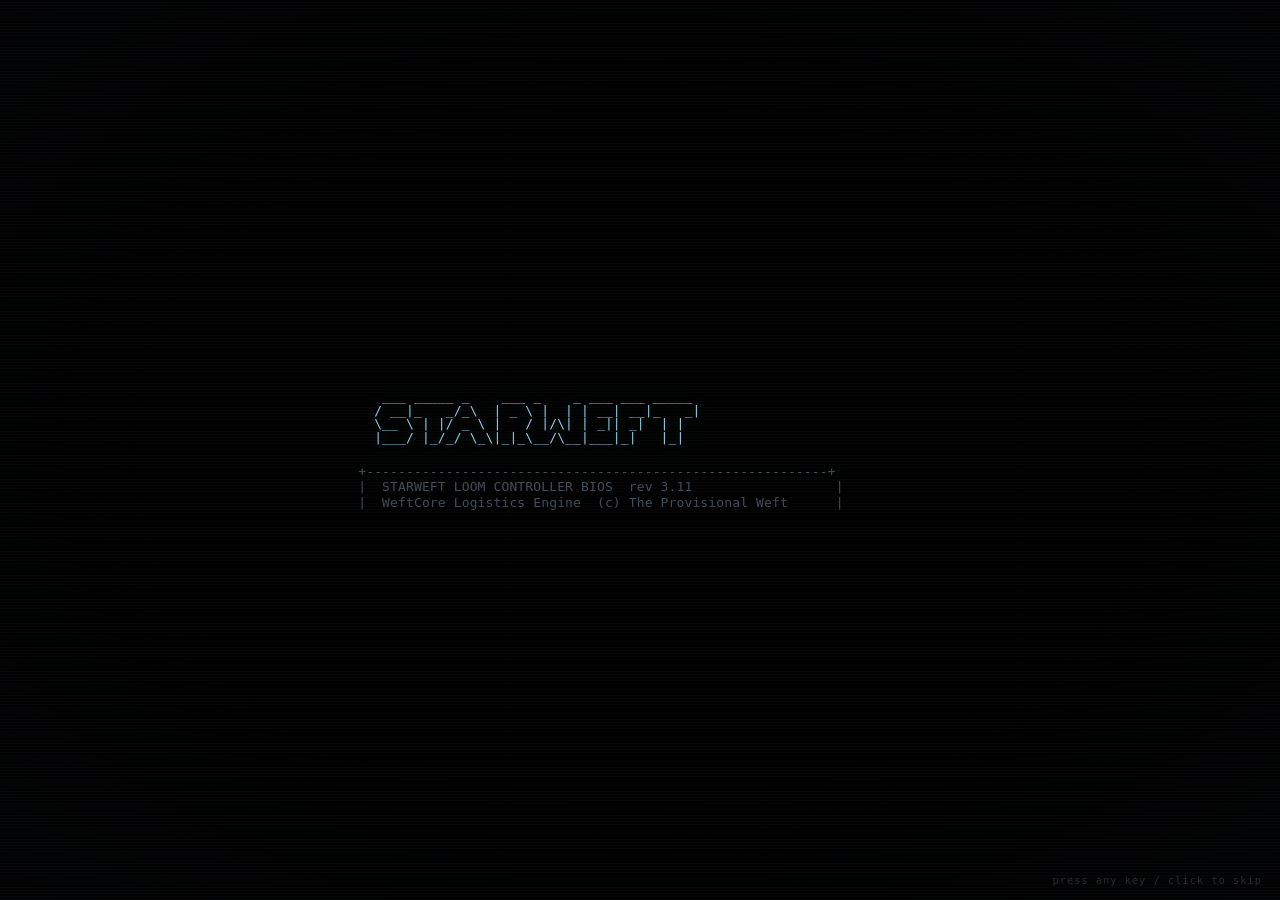
<file: index.html>
<!DOCTYPE html>
<html lang="en" data-ui-scale="100">
<head>
<meta charset="UTF-8">
<meta name="viewport" content="width=device-width, initial-scale=1.0, viewport-fit=cover">
<meta name="theme-color" content="#000000">
<meta name="color-scheme" content="dark">
<meta name="mobile-web-app-capable" content="yes">
<meta name="apple-mobile-web-app-capable" content="yes">
<meta name="apple-mobile-web-app-status-bar-style" content="black-translucent">
<title>✦ STARWEFT</title>
<link rel="stylesheet" href="style.css">
</head>
<body>

<div id="strip">
  <div class="srow" id="stripMain">
    <button id="btnMenu" title="Menu" aria-label="Menu">☰</button>
    <div class="logo"><i>✦</i> STARWEFT</div>
    <div class="stat" data-info="ui:weave" id="stWeaveWrap">◈ <span id="stWeave">0</span></div>
    <div class="stat" data-info="ui:credits">¤ <span id="stCredits">0</span></div>
    <div class="stat" data-info="ui:research">◇ <span id="stResearch">0</span></div>
    <div class="stat" data-info="ui:fleet">▲ <span id="stFleet">0</span></div>
    <div class="stat" data-info="ui:infamy" id="stInfamyWrap" style="display:none">† <span id="stInfamy">0</span></div>
    <div class="stat">⧗ <span id="stTick">0</span></div>
    <div id="alerts"></div>
    <div class="spacer"></div>
    <div id="searchWrap">
      <input id="searchBox" placeholder="search systems…" autocomplete="off">
      <div id="searchResults" class="hidden"></div>
    </div>
    <div id="speedCtrls">
      <button id="spdPause" title="Pause (Space)" aria-label="Pause" aria-pressed="false">⏸</button>
      <button id="spd1" title="Normal (1)" aria-label="Normal speed">▶</button>
      <button id="spd3" title="Fast (2)" aria-label="Fast speed">▶▶</button>
      <button id="spd10" title="Very fast (3)" aria-label="Very fast speed">▶▶▶</button>
    </div>
    <button id="btnMore" title="More — development, market, codex, sound" aria-label="More controls" aria-expanded="false" data-info="ui:more">⋯</button>
  </div>
  <div class="srow" id="stripSub">
    <div id="objective" role="status" aria-live="polite"><b>◈</b> <span>…</span></div>
    <div id="ticker" role="status" aria-live="polite"></div>
  </div>
  <div class="srow hidden" id="stripMore">
    <button id="btnTech" title="Development — research tree, aptitudes and milestones in one place" data-info="ui:research">DEVELOPMENT</button>
    <button id="btnExchange" title="Exchange Terminal (requires research)" disabled>THE MARKET</button>
    <button id="btnCodex" title="Codex — ships, cast, chronicle">CODEX</button>
    <button id="btnMute" title="Sound effects" aria-label="Sound effects" aria-pressed="false">♪</button>
    <button id="btnMusic" title="Ambient music" aria-label="Ambient music" aria-pressed="false">∿</button>
  </div>
</div>

<div id="main">
  <canvas id="map" role="img" aria-label="Interactive galaxy map. Use Search, the Journal, or the signal list for text navigation."></canvas>
  <div id="mapA11y" class="srOnly" aria-live="polite"></div>
  <button id="btnBackGalaxy" class="hidden">← THE BUBBLE</button>
  <div id="sysPanel" class="panel hidden"></div>
  <div id="ring" class="hidden"></div>
  <div id="boardFlyout" class="panel hidden"></div>
  <div id="dock" class="panel">
    <div id="dockTabs">
      <button data-tab="fleet" class="active">Fleet</button>
      <button data-tab="routes">Routes</button>
      <button data-tab="ops">Ops</button>
      <button data-tab="pledges">Pledges</button>
      <button data-tab="you">You</button>
      <button data-tab="log">Journal</button>
      <button id="btnPinDock" data-act="pinDock" title="Pin the dock open" data-info="ui:pin" aria-pressed="false">▢</button>
    </div>
    <div id="dockBody"></div>
  </div>
  <div id="commandBar" class="panel hidden"></div>
  <div id="infobox" class="panel"></div>
  <div id="mapHint" class="hidden"></div>
  <div id="exchange" class="hidden"></div>
  <div id="techOverlay" class="hidden"></div>
</div>

<div id="toasts" role="status" aria-live="polite" aria-atomic="false"></div>
<div id="audioCaption" class="audioCaption hidden" role="status" aria-live="polite"></div>

<div id="modalShade" class="hidden" aria-hidden="true">
  <div id="eventModal" class="modal hidden" role="dialog" aria-modal="true" tabindex="-1"></div>
  <div id="gameoverModal" class="modal hidden" role="dialog" aria-modal="true" tabindex="-1"></div>
  <div id="titleModal" class="modal hidden" role="dialog" aria-modal="true" tabindex="-1"></div>
  <div id="helpModal" class="modal hidden" role="dialog" aria-modal="true" tabindex="-1"></div>
  <div id="menuModal" class="modal hidden" role="dialog" aria-modal="true" tabindex="-1"></div>
  <div id="settingsModal" class="modal hidden" role="dialog" aria-modal="true" tabindex="-1"></div>
  <div id="importModal" class="modal hidden" role="dialog" aria-modal="true" tabindex="-1"></div>
  <div id="confirmModal" class="modal hidden" role="dialog" aria-modal="true" tabindex="-1"></div>
  <div id="cheatModal" class="modal hidden" role="dialog" aria-modal="true" tabindex="-1"></div>
  <div id="codexModal" class="modal wide hidden" role="dialog" aria-modal="true" tabindex="-1"></div>
  <div id="combatSim" class="modal hidden" role="dialog" aria-modal="true" tabindex="-1"></div>
</div>

<script src="js/util.js"></script>
<script src="js/data.js"></script>
<script src="js/perks.js"></script>
<script src="js/starcat.js"></script>
<script src="js/lore.js"></script>
<script src="js/events_data.js"></script>
<script src="js/planets.js"></script>
<script src="js/sites.js"></script>
<script src="js/galaxy.js"></script>
<script src="js/economy.js"></script>
<script src="js/ships.js"></script>
<script src="js/combat.js"></script>
<script src="js/rivals.js"></script>
<script src="js/scourge.js"></script>
<script src="js/tech.js"></script>
<script src="js/story.js"></script>
<script src="js/worldevents.js"></script>
<script src="js/tutorial.js"></script>
<script src="js/quests.js"></script>
<script src="js/civics.js"></script>
<script src="js/campaign.js"></script>
<script src="js/objectives.js"></script>
<script src="js/charters.js"></script>
<script src="js/aperture.js"></script>
<script src="js/founders.js"></script>
<script src="js/pledges.js"></script>
<script src="js/acts.js"></script>
<script src="js/signals.js"></script>
<script src="js/game.js"></script>
<script src="js/audio.js"></script>
<script src="js/portraits.js"></script>
<script src="js/codex.js"></script>
<script src="js/render.js"></script>
<script src="js/market_analytics.js"></script>
<script src="js/ui_market.js"></script>
<script src="js/ui_ship.js"></script>
<script src="js/ui_system.js"></script>
<script src="js/ui_routes.js"></script>
<script src="js/ui_pledge.js"></script>
<script src="js/ui_tech.js"></script>
<script src="js/ui_modals.js"></script>
<script src="js/ui.js"></script>
<script src="js/boot.js"></script>
<script src="js/main.js"></script>
</body>
</html>
</file>
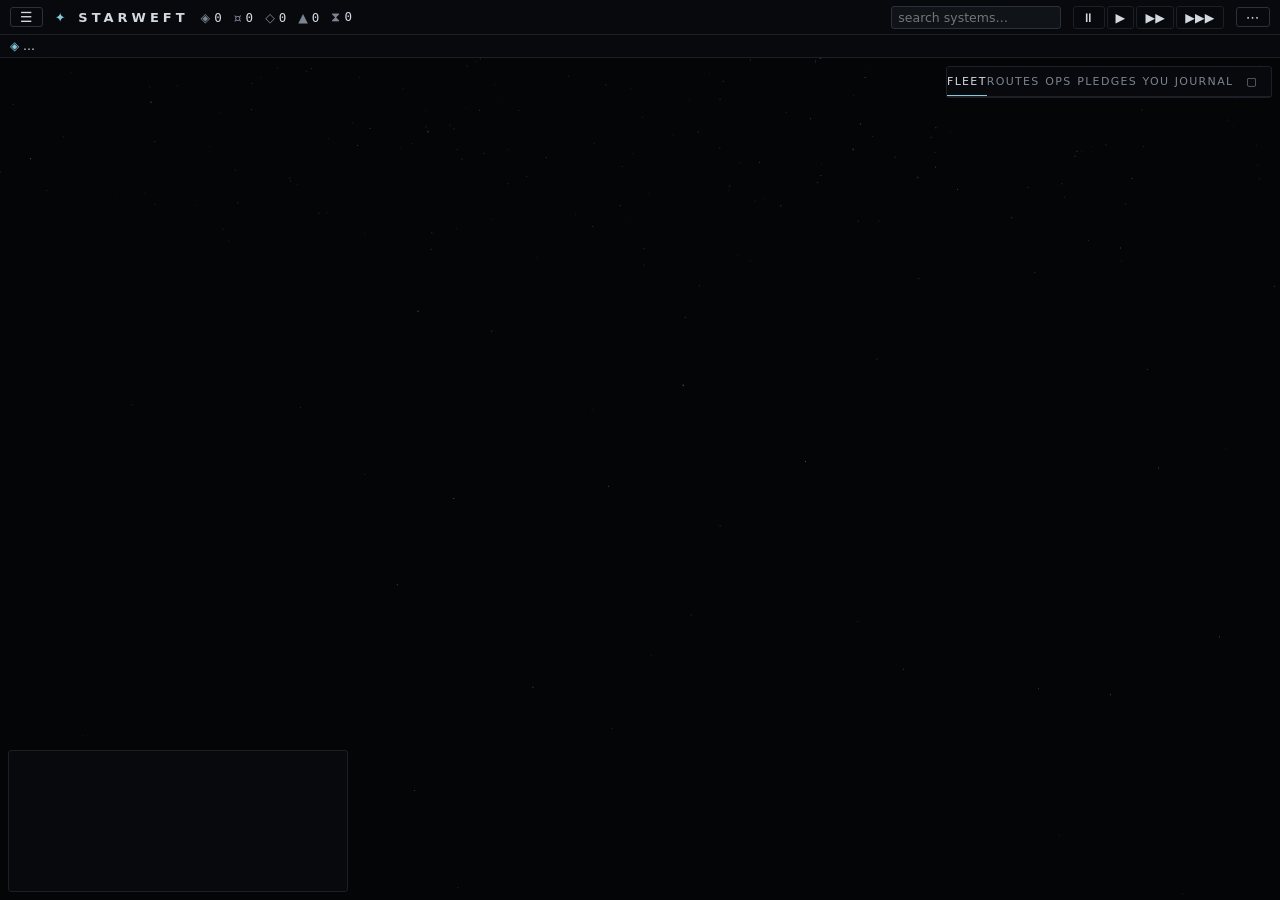
<file: harness_shot.html>
<!DOCTYPE html>
<html lang="en">
<head>
<meta charset="UTF-8">
<meta name="viewport" content="width=device-width, initial-scale=1.0, viewport-fit=cover">
<title>STARWEFT shot harness</title>
<link rel="stylesheet" href="style.css">
</head>
<body>

<div id="strip">
  <div class="srow" id="stripMain">
    <button id="btnMenu" title="Menu" aria-label="Menu">☰</button>
    <div class="logo"><i>✦</i> STARWEFT</div>
    <div class="stat" data-info="ui:weave" id="stWeaveWrap">◈ <span id="stWeave">0</span></div>
    <div class="stat" data-info="ui:credits">¤ <span id="stCredits">0</span></div>
    <div class="stat" data-info="ui:research">◇ <span id="stResearch">0</span></div>
    <div class="stat" data-info="ui:fleet">▲ <span id="stFleet">0</span></div>
    <div class="stat" data-info="ui:infamy" id="stInfamyWrap" style="display:none">† <span id="stInfamy">0</span></div>
    <div class="stat">⧗ <span id="stTick">0</span></div>
    <div id="alerts"></div>
    <div class="spacer"></div>
    <div id="searchWrap">
      <input id="searchBox" placeholder="search systems…" autocomplete="off">
      <div id="searchResults" class="hidden"></div>
    </div>
    <div id="speedCtrls">
      <button id="spdPause" title="Pause (Space)" aria-label="Pause" aria-pressed="false">⏸</button>
      <button id="spd1" title="Normal (1)" aria-label="Normal speed">▶</button>
      <button id="spd3" title="Fast (2)" aria-label="Fast speed">▶▶</button>
      <button id="spd10" title="Very fast (3)" aria-label="Very fast speed">▶▶▶</button>
    </div>
    <button id="btnMore" title="More — development, market, codex, sound" aria-label="More controls" aria-expanded="false" data-info="ui:more">⋯</button>
  </div>
  <div class="srow" id="stripSub">
    <div id="objective"><b>◈</b> <span>…</span></div>
    <div id="ticker"></div>
  </div>
  <div class="srow hidden" id="stripMore">
    <button id="btnTech" title="Development — research tree, aptitudes and milestones in one place" data-info="ui:research">DEVELOPMENT</button>
    <button id="btnExchange" title="Exchange Terminal (requires research)" disabled>THE MARKET</button>
    <button id="btnCodex" title="Codex — ships, cast, chronicle">CODEX</button>
    <button id="btnMute" title="Sound effects" aria-label="Sound effects" aria-pressed="false">♪</button>
    <button id="btnMusic" title="Ambient music" aria-label="Ambient music" aria-pressed="false">∿</button>
  </div>
</div>

<div id="main">
  <canvas id="map"></canvas>
  <button id="btnBackGalaxy" class="hidden">← THE BUBBLE</button>
  <div id="sysPanel" class="panel hidden"></div>
  <div id="dock" class="panel">
    <div id="dockTabs">
      <button data-tab="fleet" class="active">Fleet</button>
      <button data-tab="routes">Routes</button>
      <button data-tab="ops">Ops</button>
      <button data-tab="pledges">Pledges</button>
      <button data-tab="you">You</button>
      <button data-tab="log">Journal</button>
      <button id="btnPinDock" data-act="pinDock" title="Pin the dock open" data-info="ui:pin" aria-pressed="false">▢</button>
    </div>
    <div id="dockBody"></div>
  </div>
  <div id="commandBar" class="panel hidden"></div>
  <div id="infobox" class="panel"></div>
  <div id="mapHint" class="hidden"></div>
  <div id="exchange" class="hidden"></div>
  <div id="techOverlay" class="hidden"></div>
</div>

<div id="toasts"></div>

<div id="modalShade" class="hidden">
  <div id="eventModal" class="modal hidden"></div>
  <div id="gameoverModal" class="modal hidden"></div>
  <div id="titleModal" class="modal hidden"></div>
  <div id="helpModal" class="modal hidden"></div>
  <div id="menuModal" class="modal hidden"></div>
  <div id="settingsModal" class="modal hidden"></div>
  <div id="importModal" class="modal hidden"></div>
  <div id="confirmModal" class="modal hidden"></div>
  <div id="cheatModal" class="modal hidden"></div>
  <div id="codexModal" class="modal wide hidden"></div>
  <div id="combatSim" class="modal hidden"></div>
</div>

<script src="js/util.js"></script>
<script src="js/data.js"></script>
<script src="js/perks.js"></script>
<script src="js/starcat.js"></script>
<script src="js/lore.js"></script>
<script src="js/events_data.js"></script>
<script src="js/planets.js"></script>
<script src="js/sites.js"></script>
<script src="js/galaxy.js"></script>
<script src="js/economy.js"></script>
<script src="js/ships.js"></script>
<script src="js/combat.js"></script>
<script src="js/rivals.js"></script>
<script src="js/scourge.js"></script>
<script src="js/tech.js"></script>
<script src="js/story.js"></script>
<script src="js/worldevents.js"></script>
<script src="js/tutorial.js"></script>
<script src="js/quests.js"></script>
<script src="js/civics.js"></script>
<script src="js/pledges.js"></script>
<script src="js/acts.js"></script>
<script src="js/signals.js"></script>
<script src="js/game.js"></script>
<script src="js/audio.js"></script>
<script src="js/portraits.js"></script>
<script src="js/codex.js"></script>
<script src="js/render.js"></script>
<script src="js/market_analytics.js"></script>
<script src="js/ui_market.js"></script>
<script src="js/ui_ship.js"></script>
<script src="js/ui_system.js"></script>
<script src="js/ui_routes.js"></script>
<script src="js/ui_pledge.js"></script>
<script src="js/ui_tech.js"></script>
<script src="js/ui_modals.js"></script>
<script src="js/ui.js"></script>
<script>
/* shot harness: boot straight into a live acts run, no title, no boot crawl */
(function () {
  const G = SW.game;
  G.handlers.toast = function (t) { SW.ui.toast(t); };
  G.handlers.event = function () { /* keep the map clear for the shot */ };
  G.handlers.sfx = function () {};
  G.handlers.gameover = function () {};
  G.handlers.objective = function () {};
  SW.render.init(document.getElementById('map'));
  SW.ui.init();
  G.newGame({ seed: 'shot-f2', difficulty: 'standard', acts: true });
  SW.ui.afterLoad();
  SW.ui.hideModals();
  for (let i = 0; i < 30; i++) G.tick(G.state);
  if (location.hash === '#beacons') {
    const st = G.state;
    st.systems.filter(function (x) { return x.pop > 0 && x.id !== st.homeId; }).slice(0, 4).forEach(function (x) { x.discovered = true; });
    SW.pledges.refreshBoard(st);
    const away = st.systems.find(function (x) { return x.discovered && x.id !== st.homeId; });
    if (away) { away.scourge = 1; away.threatAt = st.tick + 100; }
    const sh = st.ships[0]; if (sh) sh.stranded = true;
    SW.render.selectedSys = null;
    SW.render.cam.dist = 260; SW.render.cam.distTarget = 260;
  }
  G.state.paused = true;
  SW.ui.refresh();
  if (location.hash === '#more') SW.ui.toggleMore(true);
  G.startLoop();
})();
</script>
</body>
</html>
</file>
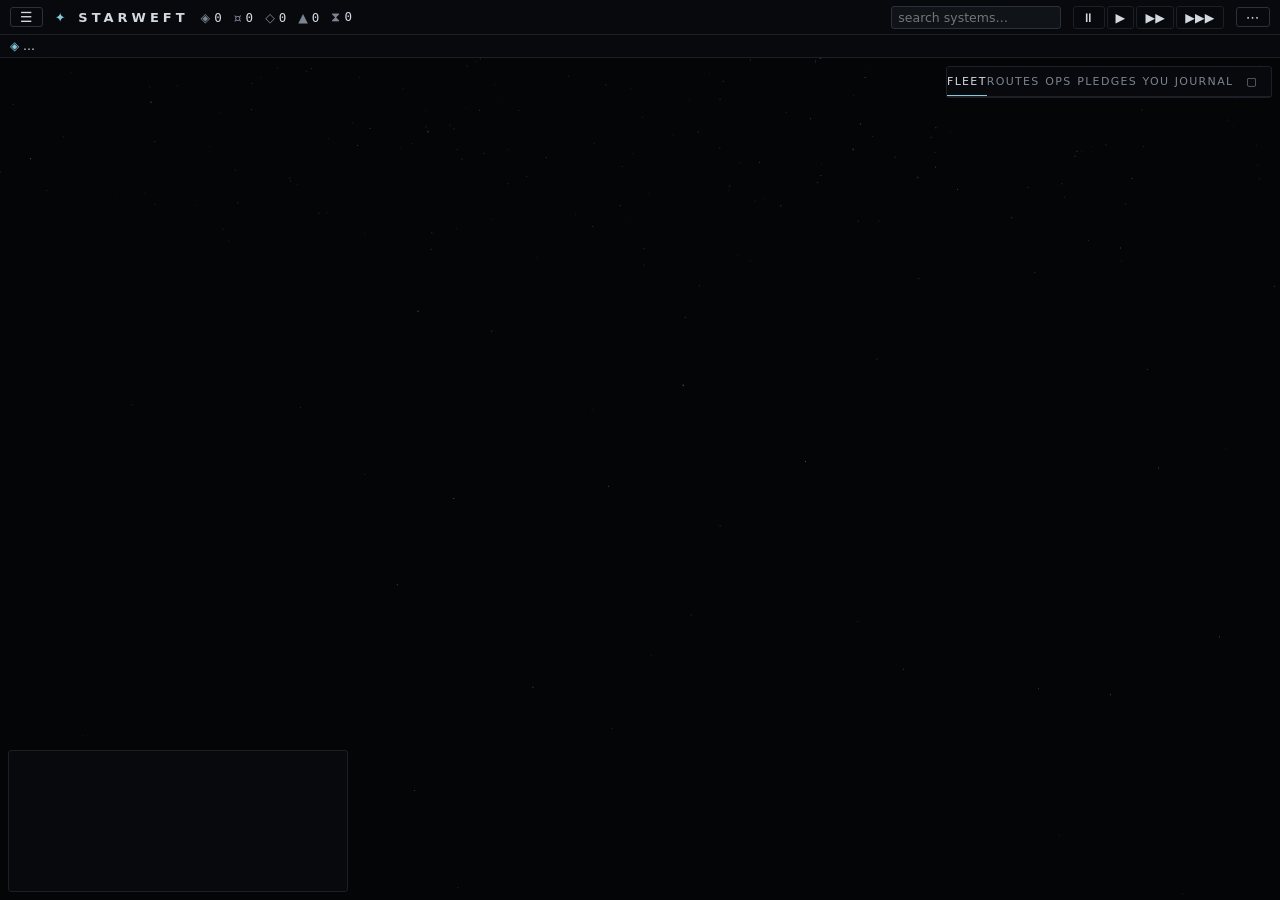
<file: test/screenshot_harness.html>
<!DOCTYPE html>
<html lang="en">
<head>
<meta charset="UTF-8">
<meta name="viewport" content="width=device-width, initial-scale=1.0, viewport-fit=cover">
<title>STARWEFT shot harness</title>
<link rel="stylesheet" href="../style.css">
</head>
<body>

<div id="strip">
  <div class="srow" id="stripMain">
    <button id="btnMenu" title="Menu" aria-label="Menu">☰</button>
    <div class="logo"><i>✦</i> STARWEFT</div>
    <div class="stat" data-info="ui:weave" id="stWeaveWrap">◈ <span id="stWeave">0</span></div>
    <div class="stat" data-info="ui:credits">¤ <span id="stCredits">0</span></div>
    <div class="stat" data-info="ui:research">◇ <span id="stResearch">0</span></div>
    <div class="stat" data-info="ui:fleet">▲ <span id="stFleet">0</span></div>
    <div class="stat" data-info="ui:infamy" id="stInfamyWrap" style="display:none">† <span id="stInfamy">0</span></div>
    <div class="stat">⧗ <span id="stTick">0</span></div>
    <div id="alerts"></div>
    <div class="spacer"></div>
    <div id="searchWrap">
      <input id="searchBox" placeholder="search systems…" autocomplete="off">
      <div id="searchResults" class="hidden"></div>
    </div>
    <div id="speedCtrls">
      <button id="spdPause" title="Pause (Space)" aria-label="Pause" aria-pressed="false">⏸</button>
      <button id="spd1" title="Normal (1)" aria-label="Normal speed">▶</button>
      <button id="spd3" title="Fast (2)" aria-label="Fast speed">▶▶</button>
      <button id="spd10" title="Very fast (3)" aria-label="Very fast speed">▶▶▶</button>
    </div>
    <button id="btnMore" title="More — development, market, codex, sound" aria-label="More controls" aria-expanded="false" data-info="ui:more">⋯</button>
  </div>
  <div class="srow" id="stripSub">
    <div id="objective"><b>◈</b> <span>…</span></div>
    <div id="ticker"></div>
  </div>
  <div class="srow hidden" id="stripMore">
    <button id="btnTech" title="Development — research tree, aptitudes and milestones in one place" data-info="ui:research">DEVELOPMENT</button>
    <button id="btnExchange" title="Exchange Terminal (requires research)" disabled>THE MARKET</button>
    <button id="btnCodex" title="Codex — ships, cast, chronicle">CODEX</button>
    <button id="btnMute" title="Sound effects" aria-label="Sound effects" aria-pressed="false">♪</button>
    <button id="btnMusic" title="Ambient music" aria-label="Ambient music" aria-pressed="false">∿</button>
  </div>
</div>

<div id="main">
  <canvas id="map"></canvas>
  <button id="btnBackGalaxy" class="hidden">← THE BUBBLE</button>
  <div id="sysPanel" class="panel hidden"></div>
  <div id="ring" class="hidden"></div>
  <div id="boardFlyout" class="panel hidden"></div>
  <div id="dock" class="panel">
    <div id="dockTabs">
      <button data-tab="fleet" class="active">Fleet</button>
      <button data-tab="routes">Routes</button>
      <button data-tab="ops">Ops</button>
      <button data-tab="pledges">Pledges</button>
      <button data-tab="you">You</button>
      <button data-tab="log">Journal</button>
      <button id="btnPinDock" data-act="pinDock" title="Pin the dock open" data-info="ui:pin" aria-pressed="false">▢</button>
    </div>
    <div id="dockBody"></div>
  </div>
  <div id="commandBar" class="panel hidden"></div>
  <div id="infobox" class="panel"></div>
  <div id="mapHint" class="hidden"></div>
  <div id="exchange" class="hidden"></div>
  <div id="techOverlay" class="hidden"></div>
</div>

<div id="toasts"></div>

<div id="modalShade" class="hidden">
  <div id="eventModal" class="modal hidden"></div>
  <div id="gameoverModal" class="modal hidden"></div>
  <div id="titleModal" class="modal hidden"></div>
  <div id="helpModal" class="modal hidden"></div>
  <div id="menuModal" class="modal hidden"></div>
  <div id="settingsModal" class="modal hidden"></div>
  <div id="importModal" class="modal hidden"></div>
  <div id="confirmModal" class="modal hidden"></div>
  <div id="cheatModal" class="modal hidden"></div>
  <div id="codexModal" class="modal wide hidden"></div>
  <div id="combatSim" class="modal hidden"></div>
</div>

<script src="../js/util.js"></script>
<script src="../js/data.js"></script>
<script src="../js/perks.js"></script>
<script src="../js/starcat.js"></script>
<script src="../js/lore.js"></script>
<script src="../js/events_data.js"></script>
<script src="../js/planets.js"></script>
<script src="../js/sites.js"></script>
<script src="../js/galaxy.js"></script>
<script src="../js/economy.js"></script>
<script src="../js/ships.js"></script>
<script src="../js/combat.js"></script>
<script src="../js/rivals.js"></script>
<script src="../js/scourge.js"></script>
<script src="../js/tech.js"></script>
<script src="../js/story.js"></script>
<script src="../js/worldevents.js"></script>
<script src="../js/tutorial.js"></script>
<script src="../js/quests.js"></script>
<script src="../js/civics.js"></script>
<script src="../js/founders.js"></script>
<script src="../js/pledges.js"></script>
<script src="../js/acts.js"></script>
<script src="../js/signals.js"></script>
<script src="../js/game.js"></script>
<script src="../js/audio.js"></script>
<script src="../js/portraits.js"></script>
<script src="../js/codex.js"></script>
<script src="../js/render.js"></script>
<script src="../js/market_analytics.js"></script>
<script src="../js/ui_market.js"></script>
<script src="../js/ui_ship.js"></script>
<script src="../js/ui_system.js"></script>
<script src="../js/ui_routes.js"></script>
<script src="../js/ui_pledge.js"></script>
<script src="../js/ui_tech.js"></script>
<script src="../js/ui_modals.js"></script>
<script src="../js/ui.js"></script>
<script>
/* shot harness: boot straight into a live acts run, no title, no boot crawl */
(function () {
  const G = SW.game;
  G.handlers.toast = function (t) { SW.ui.toast(t); };
  G.handlers.event = function () { /* keep the map clear for the shot */ };
  G.handlers.sfx = function () {};
  G.handlers.gameover = function () {};
  G.handlers.objective = function () {};
  SW.render.init(document.getElementById('map'));
  SW.ui.init();
  // Headless Chrome via a plain --window-size can't flip matchMedia(pointer:
  // coarse) (confirmed empirically — no CLI flag does it without full CDP
  // device emulation), so #f8touch forces ui.isTouch() for a harness-only,
  // visual-only verification of the touch-specific sys-panel default. Never
  // ships — shipped code has no such override.
  if (location.hash === '#f8touch') SW.ui.isTouch = function () { return true; };
  G.newGame({ seed: 'shot-f2', difficulty: 'standard', acts: true });
  SW.ui.afterLoad();
  SW.ui.hideModals();
  for (let i = 0; i < 30; i++) G.tick(G.state);
  if (location.hash === '#beacons') {
    const st = G.state;
    st.systems.filter(function (x) { return x.pop > 0 && x.id !== st.homeId; }).slice(0, 4).forEach(function (x) { x.discovered = true; });
    SW.pledges.refreshBoard(st);
    const away = st.systems.find(function (x) { return x.discovered && x.id !== st.homeId; });
    if (away) { away.scourge = 1; away.threatAt = st.tick + 100; }
    const sh = st.ships[0]; if (sh) sh.stranded = true;
    SW.render.selectedSys = null;
    SW.render.cam.dist = 260; SW.render.cam.distTarget = 260;
  }
  if (location.hash === '#ring') {
    const st = G.state;
    st.systems.filter(function (x) { return x.pop > 0 && x.id !== st.homeId; }).slice(0, 4).forEach(function (x) { x.discovered = true; });
    SW.pledges.refreshBoard(st);
    SW.render.selectedSys = st.homeId;
    SW.render.selectedShip = st.ships.length ? st.ships[0].id : null;
    SW.render.centerOn(st.homeId);
    SW.render.cam.dist = 60; SW.render.cam.distTarget = 60;
  }
  if (location.hash === '#flyout') {
    const st = G.state;
    st.systems.filter(function (x) { return x.pop > 0 && x.id !== st.homeId; }).slice(0, 4).forEach(function (x) { x.discovered = true; });
    SW.pledges.refreshBoard(st);
    const dest = st.board.length ? st.board[0].to : st.homeId;
    SW.render.selectedSys = dest;
    SW.render.centerOn(dest);
    SW.render.cam.dist = 60; SW.render.cam.distTarget = 60;
    SW.ui.openBoardFlyout(dest);
  }
  if (location.hash === '#compass') {
    const st = G.state;
    const home = st.systems[st.homeId];
    let far = null, bestD = -1;
    st.systems.forEach(function (sys) {
      if (sys.id === st.homeId) return;
      const d = SW.util.dist(home, sys);
      if (d > bestD) { bestD = d; far = sys; }
    });
    far.discovered = true; far.scourge = 1; far.threatAt = st.tick + 100;
    const dx = far.x - home.x, dy = far.y - home.y;
    const yaw = Math.atan2(-dy, dx);
    SW.render.centerOn(st.homeId);
    SW.render.cam.yaw = yaw; SW.render.cam.yawTarget = yaw;
    SW.render.cam.pitch = 0; SW.render.cam.pitchTarget = 0;
    SW.render.cam.dist = 60; SW.render.cam.distTarget = 60;
    SW.render.selectedSys = null;
  }
  if (location.hash === '#f8' || location.hash === '#f8touch') {
    // F8 mobile-parity scene: ring (selected system + ship) + flyout (board
    // offer at a second system) + edge compass (a far threat) all together
    const st = G.state;
    const home = st.systems[st.homeId];
    st.systems.filter(function (x) { return x.pop > 0 && x.id !== st.homeId; }).slice(0, 4).forEach(function (x) { x.discovered = true; });
    SW.pledges.refreshBoard(st);
    let far = null, bestD = -1;
    st.systems.forEach(function (sys) {
      if (sys.id === st.homeId || sys.discovered) return;
      const d = SW.util.dist(home, sys);
      if (d > bestD) { bestD = d; far = sys; }
    });
    if (far) { far.discovered = true; far.scourge = 1; far.threatAt = st.tick + 100; }
    const dx = far ? far.x - home.x : 1, dy = far ? far.y - home.y : 0;
    const yaw = Math.atan2(-dy, dx);
    SW.render.cam.yaw = yaw; SW.render.cam.yawTarget = yaw;
    SW.render.cam.pitch = 0; SW.render.cam.pitchTarget = 0;
    SW.render.selectedSys = st.homeId;
    SW.render.selectedShip = st.ships.length ? st.ships[0].id : null;
    SW.render.centerOn(st.homeId);
    SW.render.cam.dist = 60; SW.render.cam.distTarget = 60;
    if (st.board.length) SW.ui.openBoardFlyout(st.board[0].to);
  }
  G.state.paused = true;
  SW.ui.refresh();
  if (location.hash === '#more') SW.ui.toggleMore(true);
  if (location.hash === '#founders') SW.uiModals.showNewRun();
  G.startLoop();
})();
</script>
</body>
</html>
</file>
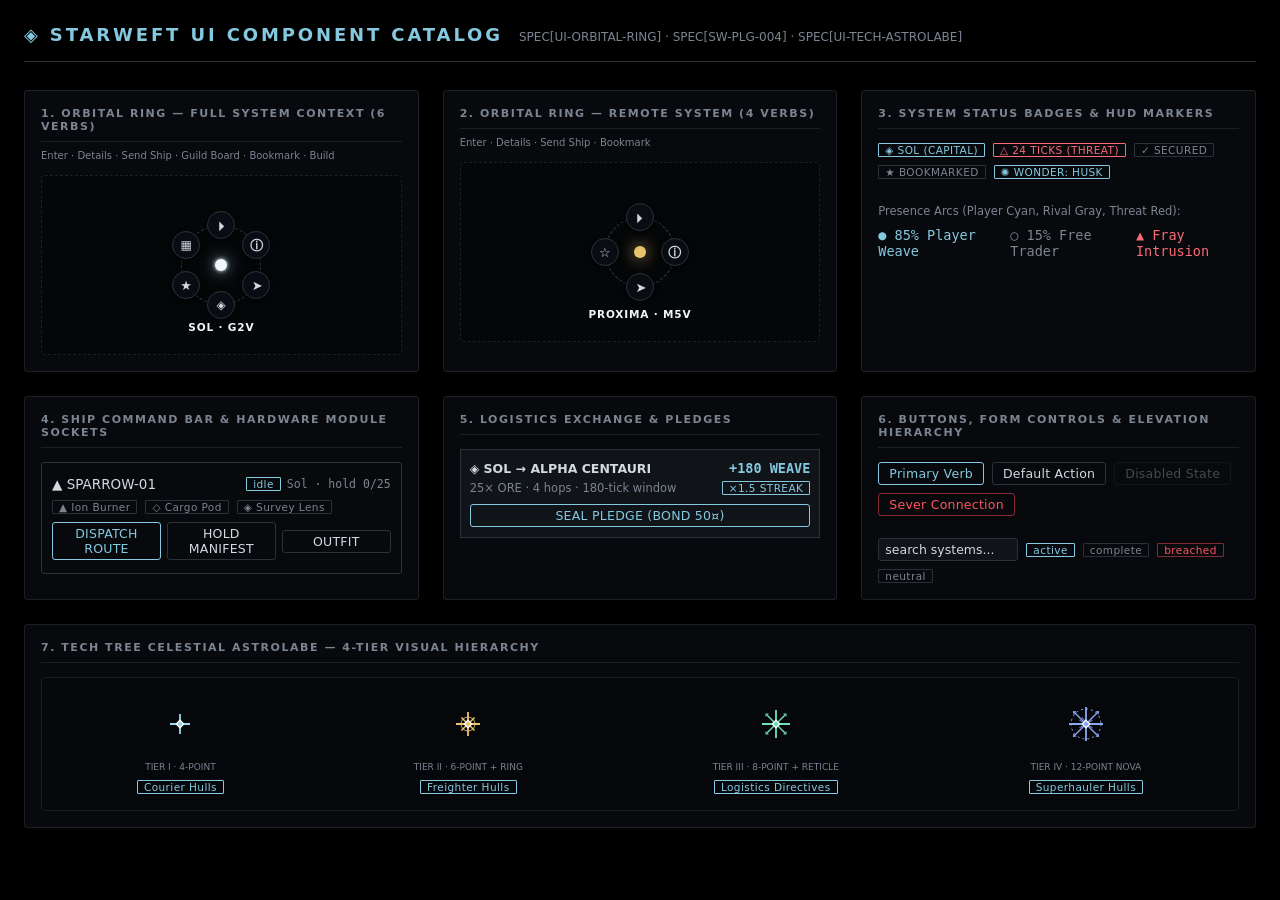
<file: test/ui_catalog.html>
<!DOCTYPE html>
<html lang="en" data-ui-scale="100">
<head>
<meta charset="UTF-8">
<meta name="viewport" content="width=device-width, initial-scale=1.0, viewport-fit=cover">
<meta name="theme-color" content="#000000">
<meta name="color-scheme" content="dark">
<title>STARWEFT — UI Component Catalog & Isolated Styleguide</title>
<link rel="stylesheet" href="../style.css">
<style>
  body {
    background: #000000;
    color: var(--ink);
    font-family: var(--font-base);
    padding: 24px;
    margin: 0;
    overflow-y: auto;
  }
  .catalogHeader {
    border-bottom: 1px solid var(--line-bright);
    padding-bottom: 16px;
    margin-bottom: 28px;
    display: flex;
    align-items: baseline;
    gap: 16px;
  }
  .catalogHeader h1 {
    margin: 0;
    font-size: 18px;
    letter-spacing: 0.16em;
    color: var(--accent);
    text-transform: uppercase;
  }
  .catalogHeader span {
    font-size: 12px;
    color: var(--ink-dim);
    font-family: var(--font-mono);
  }
  .catalogGrid {
    display: grid;
    grid-template-columns: repeat(auto-fit, minmax(360px, 1fr));
    gap: 24px;
    margin-bottom: 32px;
  }
  .catalogCard {
    background: var(--surface);
    border: 1px solid var(--line);
    border-radius: var(--radius);
    padding: 16px;
    display: flex;
    flex-direction: column;
    gap: 14px;
  }
  .catalogCard h3 {
    margin: 0;
    font-size: 11px;
    letter-spacing: 0.14em;
    text-transform: uppercase;
    color: var(--ink-dim);
    border-bottom: 1px solid var(--line);
    padding-bottom: 8px;
  }
  /* Isolated Stage for Orbital Ring */
  .ringStage {
    position: relative;
    width: 100%;
    height: 180px;
    background: #050608;
    border: 1px dashed var(--line);
    border-radius: 4px;
    display: flex;
    align-items: center;
    justify-content: center;
    overflow: hidden;
  }
  .mockStar {
    width: 12px;
    height: 12px;
    background: #f0f6fc;
    border-radius: 50%;
    box-shadow: 0 0 16px rgba(155, 214, 234, 0.8), 0 0 4px #ffffff;
    position: absolute;
  }
  .mockStarLabel {
    position: absolute;
    top: calc(50% + 56px);
    left: 50%;
    transform: translateX(-50%);
    font-size: 10.5px;
    font-weight: 600;
    color: #f0f6fc;
    letter-spacing: 0.08em;
    white-space: nowrap;
    pointer-events: none;
  }
  /* The isolated ring container inside the stage */
  .ringContainer {
    position: absolute;
    top: 50%;
    left: 50%;
    width: 0;
    height: 0;
  }
  .techStarburstRow {
    display: flex;
    align-items: center;
    justify-content: space-around;
    padding: 16px 0;
    background: #05070a;
    border-radius: 4px;
    border: 1px solid var(--line);
  }
  .techBurstItem {
    display: flex;
    flex-direction: column;
    align-items: center;
    gap: 8px;
  }
  .techBurstLabel {
    font-size: 9px;
    font-family: var(--font-mono);
    color: var(--ink-dim);
  }
  .rowWrap {
    display: flex;
    flex-wrap: wrap;
    gap: 8px;
    align-items: center;
  }
  .subLabel {
    font-size: 10px;
    font-family: var(--font-mono);
    color: var(--ink-dim);
    margin-top: -6px;
  }
</style>
</head>
<body>

<div class="catalogHeader">
  <h1>◈ STARWEFT UI COMPONENT CATALOG</h1>
  <span>SPEC[UI-ORBITAL-RING] · SPEC[SW-PLG-004] · SPEC[UI-TECH-ASTROLABE]</span>
</div>

<div class="catalogGrid">

  <!-- CARD 1: Orbital Ring (Default 6-Verb System) -->
  <div class="catalogCard">
    <h3>1. Orbital Ring — Full System Context (6 Verbs)</h3>
    <div class="subLabel">Enter · Details · Send Ship · Guild Board · Bookmark · Build</div>
    <div class="ringStage" id="stageFullRing">
      <div class="mockStar"></div>
      <div class="mockStarLabel">SOL · G2V</div>
      <div class="ringContainer orbitalRing" id="mockRing6">
        <!-- Buttons placed via math at orbitR = 40px -->
      </div>
    </div>
  </div>

  <!-- CARD 2: Orbital Ring (4-Verb / Unexplored / Remote System) -->
  <div class="catalogCard">
    <h3>2. Orbital Ring — Remote System (4 Verbs)</h3>
    <div class="subLabel">Enter · Details · Send Ship · Bookmark</div>
    <div class="ringStage" id="stageRemoteRing">
      <div class="mockStar" style="background: #eac36e; box-shadow: 0 0 16px rgba(234, 195, 110, 0.8);"></div>
      <div class="mockStarLabel">PROXIMA · M5V</div>
      <div class="ringContainer orbitalRing" id="mockRing4"></div>
    </div>
  </div>

  <!-- CARD 3: System HUD Badges & Indicators -->
  <div class="catalogCard">
    <h3>3. System Status Badges & HUD Markers</h3>
    <div class="rowWrap">
      <span class="tag acc">◈ SOL (CAPITAL)</span>
      <span class="tag" style="border-color: #f76a76; color: #f76a76;">△ 24 TICKS (THREAT)</span>
      <span class="tag good">✓ SECURED</span>
      <span class="tag">★ BOOKMARKED</span>
      <span class="tag" style="border-color: var(--accent); color: var(--accent);">✺ WONDER: HUSK</span>
    </div>
    <div style="margin-top: 10px;">
      <div class="sub">Presence Arcs (Player Cyan, Rival Gray, Threat Red):</div>
      <div style="display: flex; gap: 16px; align-items: center; margin-top: 8px;">
        <span class="num" style="color: var(--accent);">● 85% Player Weave</span>
        <span class="num" style="color: var(--ink-dim);">○ 15% Free Trader</span>
        <span class="num" style="color: #f76a76;">▲ Fray Intrusion</span>
      </div>
    </div>
  </div>

  <!-- CARD 4: Ship Command Bar & Modular Hardware Sockets -->
  <div class="catalogCard">
    <h3>4. Ship Command Bar & Hardware Module Sockets</h3>
    <div style="background: var(--surface); border: 1px solid var(--line-bright); border-radius: var(--radius); padding: 10px;">
      <div class="row" style="margin-bottom: 8px;">
        <span class="title grow">▲ SPARROW-01</span>
        <span class="tag acc">idle</span>
        <span class="sub num">Sol · hold 0/25</span>
      </div>
      <div class="rowWrap" style="margin-bottom: 8px;">
        <span class="tag" title="Drive socket: +40% speed">▲ Ion Burner</span>
        <span class="tag" title="Hold socket: +15 cargo capacity">◇ Cargo Pod</span>
        <span class="tag" title="Sensor socket: auto-scan nearby lanes">◈ Survey Lens</span>
      </div>
      <div class="row">
        <button class="primary" style="flex: 1;">DISPATCH ROUTE</button>
        <button style="flex: 1;">HOLD MANIFEST</button>
        <button style="flex: 1;">OUTFIT</button>
      </div>
    </div>
  </div>

  <!-- CARD 5: Unified Logistics Exchange & Pledges -->
  <div class="catalogCard">
    <h3>5. Logistics Exchange & Pledges</h3>
    <div class="listItem" style="border: 1px solid var(--line-bright);">
      <div class="row">
        <span class="title grow">◈ SOL → ALPHA CENTAURI</span>
        <span class="num" style="color: var(--accent); font-weight: 700;">+180 WEAVE</span>
      </div>
      <div class="row" style="margin-top: 4px;">
        <span class="sub grow">25× ORE · 4 hops · 180-tick window</span>
        <span class="tag acc">×1.5 STREAK</span>
      </div>
      <div class="row" style="margin-top: 8px;">
        <button class="primary" style="flex: 1;">SEAL PLEDGE (BOND 50¤)</button>
      </div>
    </div>
  </div>

  <!-- CARD 6: Buttons, Form Controls & Tags -->
  <div class="catalogCard">
    <h3>6. Buttons, Form Controls & Elevation Hierarchy</h3>
    <div class="rowWrap">
      <button class="primary">Primary Verb</button>
      <button>Default Action</button>
      <button disabled>Disabled State</button>
      <button class="danger">Sever Connection</button>
    </div>
    <div class="rowWrap" style="margin-top: 8px;">
      <input type="text" value="search systems..." style="width: 140px;">
      <span class="tag acc">active</span>
      <span class="tag good">complete</span>
      <span class="tag bad">breached</span>
      <span class="tag">neutral</span>
    </div>
  </div>

  <!-- CARD 7: Tech Tree Celestial Astrolabe Starburst Tiers -->
  <div class="catalogCard" style="grid-column: 1 / -1;">
    <h3>7. Tech Tree Celestial Astrolabe — 4-Tier Visual Hierarchy</h3>
    <div class="techStarburstRow">
      <!-- Tier 1: Foundation -->
      <div class="techBurstItem">
        <canvas id="cvTier1" width="60" height="60"></canvas>
        <span class="techBurstLabel">TIER I · 4-POINT</span>
        <span class="tag acc">Courier Hulls</span>
      </div>
      <!-- Tier 2: Expansion -->
      <div class="techBurstItem">
        <canvas id="cvTier2" width="60" height="60"></canvas>
        <span class="techBurstLabel">TIER II · 6-POINT + RING</span>
        <span class="tag acc">Freighter Hulls</span>
      </div>
      <!-- Tier 3: Ascendance -->
      <div class="techBurstItem">
        <canvas id="cvTier3" width="60" height="60"></canvas>
        <span class="techBurstLabel">TIER III · 8-POINT + RETICLE</span>
        <span class="tag acc">Logistics Directives</span>
      </div>
      <!-- Tier 4: Mastery -->
      <div class="techBurstItem">
        <canvas id="cvTier4" width="60" height="60"></canvas>
        <span class="techBurstLabel">TIER IV · 12-POINT NOVA</span>
        <span class="tag acc">Superhauler Hulls</span>
      </div>
    </div>
  </div>

</div>

<script>
// Build Orbital Rings in the Mock Containers
function mountMockRing(containerId, btns, orbitR) {
  const container = document.getElementById(containerId);
  if (!container) return;
  let html = '<div class="ringTrack" style="width:' + (orbitR * 2) + 'px;height:' + (orbitR * 2) + 'px;"></div>';
  for (let i = 0; i < btns.length; i++) {
    const ang = -Math.PI / 2 + (i * 2 * Math.PI / btns.length);
    const bx = Math.round(Math.cos(ang) * orbitR);
    const by = Math.round(Math.sin(ang) * orbitR);
    const b = btns[i];
    html += '<button data-act="' + b.act + '" title="' + b.title + '" style="--bx:' + bx + 'px;--by:' + by + 'px;transform:translate(' + bx + 'px,' + by + 'px) translate(-50%,-50%)"><span class="ringGlyph glyph-' + b.act + '">' + b.glyph + '</span></button>';
  }
  container.innerHTML = html;
}

const ringBtns6 = [
  { act: 'enterSys', glyph: '⏵', title: 'Enter' },
  { act: 'ringDetails', glyph: 'ⓘ', title: 'Details' },
  { act: 'ringSend', glyph: '➤', title: 'Send ship' },
  { act: 'ringBoard', glyph: '◈', title: 'Guild board' },
  { act: 'bookmark', glyph: '★', title: 'Bookmark' },
  { act: 'ringBuild', glyph: '▦', title: 'Build' }
];

const ringBtns4 = [
  { act: 'enterSys', glyph: '⏵', title: 'Enter' },
  { act: 'ringDetails', glyph: 'ⓘ', title: 'Details' },
  { act: 'ringSend', glyph: '➤', title: 'Send ship' },
  { act: 'bookmark', glyph: '☆', title: 'Bookmark' }
];

mountMockRing('mockRing6', ringBtns6, 40);
mountMockRing('mockRing4', ringBtns4, 35);

// Draw Isolated Starbursts on Canvas
function drawBurst(cvId, tier, color) {
  const cv = document.getElementById(cvId);
  if (!cv) return;
  const ctx = cv.getContext('2d');
  const cx = 30, cy = 30;
  const starR = tier === 4 ? 17 : tier === 3 ? 14 : tier === 2 ? 12 : 10;
  const innerR = 3.8;

  ctx.clearRect(0, 0, 60, 60);

  // Spikes
  ctx.strokeStyle = color;
  ctx.lineWidth = 1.8;
  ctx.beginPath();
  ctx.moveTo(cx - starR, cy); ctx.lineTo(cx + starR, cy);
  ctx.moveTo(cx, cy - starR); ctx.lineTo(cx, cy + starR);
  ctx.stroke();

  if (tier >= 2) {
    const diagR = starR * (tier === 4 ? 0.75 : tier === 3 ? 0.68 : 0.55);
    ctx.lineWidth = 1.4;
    ctx.beginPath();
    ctx.moveTo(cx - diagR, cy - diagR); ctx.lineTo(cx + diagR, cy + diagR);
    ctx.moveTo(cx - diagR, cy + diagR); ctx.lineTo(cx + diagR, cy - diagR);
    ctx.stroke();

    if (tier === 2) {
      ctx.beginPath();
      ctx.arc(cx, cy, innerR + 3.2, 0, Math.PI * 2);
      ctx.strokeStyle = color;
      ctx.lineWidth = 0.9;
      ctx.stroke();
    }
  }

  if (tier >= 3) {
    const br = starR * 0.72, bLen = 2.5;
    ctx.strokeStyle = color;
    ctx.lineWidth = 1;
    ctx.beginPath();
    ctx.moveTo(cx - br, cy - br + bLen); ctx.lineTo(cx - br, cy - br); ctx.lineTo(cx - br + bLen, cy - br);
    ctx.moveTo(cx + br, cy - br + bLen); ctx.lineTo(cx + br, cy - br); ctx.lineTo(cx + br - bLen, cy - br);
    ctx.moveTo(cx - br, cy + br - bLen); ctx.lineTo(cx - br, cy + br); ctx.lineTo(cx - br + bLen, cy + br);
    ctx.moveTo(cx + br, cy + br - bLen); ctx.lineTo(cx + br, cy + br); ctx.lineTo(cx + br - bLen, cy + br);
    ctx.stroke();
  }

  if (tier === 4) {
    const minR = starR * 0.45;
    const cos30 = Math.cos(Math.PI / 6) * minR, sin30 = Math.sin(Math.PI / 6) * minR;
    ctx.lineWidth = 0.9;
    ctx.beginPath();
    ctx.moveTo(cx - cos30, cy - sin30); ctx.lineTo(cx + cos30, cy + sin30);
    ctx.moveTo(cx + cos30, cy - sin30); ctx.lineTo(cx - cos30, cy + sin30);
    ctx.moveTo(cx - sin30, cy - cos30); ctx.lineTo(cx + sin30, cy + sin30);
    ctx.moveTo(cx + sin30, cy - sin30); ctx.lineTo(cx - sin30, cy + sin30);
    ctx.stroke();

    ctx.beginPath();
    ctx.arc(cx, cy, starR * 0.88, 0, Math.PI * 2);
    ctx.strokeStyle = color;
    ctx.lineWidth = 1;
    ctx.setLineDash([2, 3]);
    ctx.stroke();
    ctx.setLineDash([]);
  }

  // Diamond Core
  ctx.beginPath();
  ctx.moveTo(cx, cy - innerR);
  ctx.lineTo(cx + innerR, cy);
  ctx.lineTo(cx, cy + innerR);
  ctx.lineTo(cx - innerR, cy);
  ctx.closePath();
  ctx.fillStyle = color;
  ctx.fill();
  ctx.strokeStyle = '#ffffff';
  ctx.lineWidth = 1.2;
  ctx.stroke();
}

drawBurst('cvTier1', 1, '#9bd6ea');
drawBurst('cvTier2', 2, '#eac36e');
drawBurst('cvTier3', 3, '#6fe0b6');
drawBurst('cvTier4', 4, '#8ca8f5');
</script>

</body>
</html>
</file>
<file: style.css>
/* STARWEFT — sharp monochrome, AMOLED true-black. Ink on void. One accent
   (yours), one red (theirs). Elevation is drawn with hairlines, never shadow,
   so black stays black and OLED pixels stay dark. */
:root {
  --ui-scale: 1;
  --bg: #000000;             /* true black — the void, and the AMOLED win */
  --surface: #08090c;        /* panels: a whisper above black, clearly a compartment */
  --surface-2: #101318;      /* elevated: cards, inputs, list rows */
  --panel: var(--surface);   /* legacy alias — panels are solid now, not translucent */
  --line: #1b1f26;           /* hairline dividers */
  --line-bright: #2b313b;    /* control borders, stronger seams */
  --ink: #d2d9e1;            /* body text (a touch brighter for true-black contrast) */
  --ink-dim: #7b8491;        /* secondary */
  --ink-faint: #454b55;      /* tertiary / disabled */
  --accent: hsl(195, 60%, 70%);            /* set live from identity hue */
  --accent-dim: hsla(195, 60%, 70%, 0.15);
  --danger: #ff5561;
  --font: 'Segoe UI', system-ui, sans-serif;
  --mono: Consolas, 'Cascadia Mono', monospace;
  --radius: 3px;             /* crisp, not rounded — the sharp monochrome soul */
  --tap: 44px;               /* minimum comfortable touch target */
  --safe-t: env(safe-area-inset-top, 0px);
  --safe-b: env(safe-area-inset-bottom, 0px);
  --safe-l: env(safe-area-inset-left, 0px);
  --safe-r: env(safe-area-inset-right, 0px);
}
* { box-sizing: border-box; margin: 0; padding: 0; }
html, body { height: 100%; overflow: hidden; background: var(--bg); color: var(--ink); font-family: var(--font); font-size: 13.5px; }
html { zoom: var(--ui-scale); }
button {
  font-family: var(--font); font-size: 12.5px;
  background: transparent; color: var(--ink);
  border: 1px solid var(--line-bright); border-radius: var(--radius);
  padding: 3px 10px; cursor: pointer;
  transition: background .12s, border-color .12s;
  letter-spacing: 0.02em;
}
button:hover { background: rgba(201,209,217,0.08); border-color: var(--ink-dim); }
button:active { transform: translateY(1px); }
button:disabled { opacity: 0.3; cursor: default; }
button:focus-visible, input:focus-visible, select:focus-visible, textarea:focus-visible,
[tabindex]:focus-visible { outline: 2px solid var(--accent); outline-offset: 2px; }
button.primary { border-color: var(--accent); color: var(--accent); }
button.primary:hover { background: var(--accent-dim); }
button.danger { border-color: rgba(255,77,87,0.5); color: var(--danger); }
button.danger:hover { background: rgba(255,77,87,0.1); }
select, input {
  background: var(--surface-2); color: var(--ink);
  border: 1px solid var(--line-bright); border-radius: var(--radius);
  padding: 3px 6px; font-family: var(--font); font-size: 12.5px;
}
input:focus, select:focus { outline: none; border-color: var(--ink-dim); }
input[type=range] { accent-color: var(--accent); padding: 0; }
input[type=checkbox] { accent-color: var(--accent); }
::-webkit-scrollbar { width: 6px; height: 6px; }
::-webkit-scrollbar-thumb { background: var(--line-bright); border-radius: 0; }
::-webkit-scrollbar-track { background: transparent; }

/* ---- chrome: the One Command Strip (SPEC[UI-COMMAND-STRIP]) ---- */
/* #topbar + #bottombar collapsed into a single slim strip: one div, one
   z-layer. Row 1 = live read-outs + speed + more; row 2 = objective/ticker;
   the "more" row slides down for the rarer buttons. */
:root { --stripH: 58px; }
#strip {
  position: fixed; top: 0; left: 0; right: 0; z-index: 30;
  display: flex; flex-direction: column;
  background: var(--panel);
  border-bottom: 1px solid var(--line);
}
#strip .srow { display: flex; align-items: center; gap: 12px; padding: 0 10px; }
#stripMain { height: 34px; }
#stripSub { height: 23px; border-top: 1px solid var(--line); font-size: 12px; }
#stripMore { padding: 4px 10px; border-top: 1px solid var(--line); gap: 6px; }
#btnMenu, #btnMore { padding: 2px 9px; font-size: 14px; line-height: 1; }
#btnMore.active { border-color: var(--accent); color: var(--accent); }
#strip .logo { font-weight: 600; letter-spacing: 4px; font-size: 13px; color: var(--ink); }
#strip .logo i { color: var(--accent); font-style: normal; }
#strip .stat { color: var(--ink-dim); white-space: nowrap; font-size: 12.5px; }
#strip .stat span { color: var(--ink); font-family: var(--mono); font-size: 12.5px; }
#strip .spacer { flex: 1; }
#searchWrap { position: relative; }
#searchBox { width: 170px; }
#searchResults {
  position: absolute; top: 28px; left: 0; width: 240px; z-index: 50;
  background: var(--panel); border: 1px solid var(--line-bright);
  max-height: 300px; overflow-y: auto;
}
#searchResults .sr {
  padding: 5px 9px; cursor: pointer; font-size: 12.5px;
  border-bottom: 1px solid var(--line);
}
#searchResults .sr:hover { background: rgba(201,209,217,0.08); }
#searchResults .sr .dim { color: var(--ink-dim); font-size: 11px; }
#speedCtrls { display: flex; gap: 2px; }
#speedCtrls button { padding: 3px 8px; border-color: var(--line); }
#speedCtrls button.active { border-color: var(--accent); color: var(--accent); }
#alerts { display: flex; gap: 6px; }
#alerts .alert {
  border: 1px solid rgba(255,77,87,0.6); color: var(--danger);
  padding: 1px 8px; cursor: pointer; font-size: 11.5px;
  animation: pulse 1.2s infinite;
}
@keyframes pulse { 50% { opacity: 0.5; } }
/* hails are conversation, not crisis: quiet chips, no pulse */
#alerts .alert.hailChip {
  border-color: var(--line-bright); color: var(--ink-dim);
  animation: none; max-width: 180px; overflow: hidden;
  text-overflow: ellipsis; white-space: nowrap;
}
#alerts .alert.hailChip.grim { color: var(--danger); border-color: rgba(255,77,87,0.4); }

#main { position: fixed; top: var(--stripH); bottom: 0; left: 0; right: 0; }
#map { position: absolute; inset: 0; width: 100%; height: 100%; display: block; cursor: grab; touch-action: none; }
#map.dragging { cursor: grabbing; }
#map.picking { cursor: crosshair; }

#objective { color: var(--ink); white-space: nowrap; overflow: hidden; text-overflow: ellipsis; max-width: 44%; }
#objective b { color: var(--accent); font-weight: 600; }
#ticker { flex: 1; color: var(--ink-dim); white-space: nowrap; overflow: hidden; text-overflow: ellipsis; font-size: 11.5px; }

/* ---- panels ---- */
.panel { background: var(--panel); border: 1px solid var(--line); border-radius: var(--radius); }
.hidden { display: none !important; }

#sysPanel {
  position: absolute; top: 8px; left: 8px; width: 300px; max-height: calc(100% - 196px);
  overflow-y: auto; padding: 12px; z-index: 20;
}
/* In system view the back button occupies the top-left; drop the panel below it. */
#main.inSystem #sysPanel { top: 46px; max-height: calc(100% - 234px); }

/* ---- orbital ring (SPEC[UI-ORBITAL-RING]): selection becomes controls, not a panel jump ---- */
/* One wrapper positioned per frame (render.js post-render step) via
   style.transform from R.screenPosOf; each button is laid out around it at a
   fixed angle and self-centers, so only the wrapper moves every frame. */
#ring, .orbitalRing { position: absolute; top: 0; left: 0; z-index: 16; pointer-events: none; }
.ringTrack {
  position: absolute; top: 0; left: 0;
  border-radius: 50%;
  border: 1px dashed rgba(155, 214, 234, 0.28);
  transform: translate(-50%, -50%);
  pointer-events: none;
  box-sizing: border-box;
}
#ring button, .orbitalRing button, .ringBtn {
  position: absolute; top: 0; left: 0;
  width: 28px; height: 28px; border-radius: 50%; padding: 0;
  display: flex; align-items: center; justify-content: center;
  font-size: 13px; line-height: 1; pointer-events: auto;
  background: rgba(10, 14, 20, 0.92);
  border: 1px solid var(--line-bright);
  color: var(--ink);
  box-shadow: 0 2px 6px rgba(0, 0, 0, 0.7);
  box-sizing: border-box;
  transition: border-color 0.15s ease, color 0.15s ease, transform 0.15s ease, box-shadow 0.15s ease, background 0.15s ease;
  user-select: none;
}
#ring button:hover, .orbitalRing button:hover,
#ring button:focus-visible, .orbitalRing button:focus-visible,
.ringBtn:hover, .ringBtn:focus-visible {
  border-color: var(--accent); color: var(--accent);
  background: rgba(16, 24, 34, 0.96);
  box-shadow: 0 0 10px rgba(155, 214, 234, 0.45);
  transform: translate(var(--bx, 0), var(--by, 0)) translate(-50%, -50%) scale(1.15) !important;
  z-index: 2;
}

.ringGlyph {
  display: inline-flex;
  align-items: center;
  justify-content: center;
  line-height: 1;
  pointer-events: none;
}
.glyph-enterSys { transform: translateX(1px); }
.glyph-ringSend { transform: translate(1px, -0.5px); }
.glyph-ringDetails { font-size: 13px; font-weight: 600; }
.glyph-bookmark { transform: translateY(-0.5px); }
.glyph-ringBoard { font-size: 12px; }
.glyph-ringBuild { font-size: 12px; }

/* ---- Guild board flyout (SPEC[UI-GUILD-BOARD]): offers glow at their system, not a list ---- */
#boardFlyout {
  position: absolute; top: 0; left: 0; z-index: 17;
  width: 250px; max-width: 72vw; padding: 10px 10px 6px;
}
#boardFlyout .listItem { margin-top: 6px; }
#dock {
  position: absolute; top: 8px; right: 8px; width: 326px; max-height: calc(100% - 16px);
  display: flex; flex-direction: column; z-index: 20;
}
/* dock rail (SPEC[UI-DRAWERS]): closed by default on desktop — only the tab
   strip remains; hovering it peeks the body, the ▣ thumbtack pins it open */
body.dockRail #dockBody { display: none; }
body.dockRail #dock:hover #dockBody { display: block; }
#btnPinDock {
  flex: 0 0 auto; border: none; border-radius: 0; background: transparent;
  color: var(--ink-dim); padding: 6px 9px; font-size: 12px;
}
#btnPinDock.active { color: var(--accent); }
#dockTabs { display: flex; border-bottom: 1px solid var(--line); }
#dockTabs button {
  flex: 1; border: none; border-radius: 0; background: transparent;
  padding: 8px 0; color: var(--ink-dim); font-size: 11px;
  letter-spacing: 0.12em; text-transform: uppercase;
}
#dockTabs button.active { color: var(--ink); box-shadow: inset 0 -1px 0 var(--accent); }
#dockBody { overflow-y: auto; padding: 10px; flex: 1; }

#commandBar {
  position: absolute; left: 50%; bottom: 8px; transform: translateX(-50%);
  width: min(520px, 42vw); min-width: 360px;
  padding: 8px 10px; z-index: 22;
}
.cmdTitle {
  font-size: 9.5px; letter-spacing: 0.16em; color: var(--ink-dim);
  margin-bottom: 5px;
}
.cmdUnit {
  display: flex; align-items: center; gap: 9px; flex-wrap: wrap;
  font-size: 12px; margin-bottom: 7px;
}
.cmdUnit b { color: var(--ink); font-weight: 600; }
.cmdUnit span { color: var(--ink-dim); }
.cmdActions { display: flex; gap: 6px; flex-wrap: wrap; }
.cmdActions button { min-width: 64px; }
@media (max-width: 1000px) {
  #commandBar {
    left: 316px; right: 342px; width: auto; min-width: 0; transform: none;
  }
}
@media (max-width: 820px) {
  #commandBar { display: none; }
}

/* the infobox: a quiet, ever-present explainer (hover anything) */
#infobox {
  position: absolute; bottom: 8px; left: 8px; width: 340px; height: 142px;
  padding: 10px 12px; z-index: 19; overflow: hidden;
}
#infobox .ib-title { font-size: 12.5px; font-weight: 600; letter-spacing: 0.06em; color: var(--ink); }
#infobox .ib-sub { font-size: 10.5px; color: var(--accent); letter-spacing: 0.08em; text-transform: uppercase; margin-bottom: 5px; }
#infobox .ib-line { font-size: 11.5px; color: var(--ink-dim); line-height: 1.45; }
#infobox .ib-line b { color: var(--ink); font-weight: 500; }

#mapHint {
  position: absolute; top: 10px; left: 50%; transform: translateX(-50%);
  border: 1px solid var(--accent); color: var(--accent);
  background: var(--panel);
  padding: 4px 16px; z-index: 25; font-size: 12px; letter-spacing: 0.06em;
}
#btnBackGalaxy {
  position: absolute; top: 8px; left: 8px; z-index: 26;
  background: var(--panel); border: 1px solid var(--line-bright);
  padding: 5px 11px; font-size: 12px; letter-spacing: 0.04em;
  border-radius: var(--radius);
}
#btnBackGalaxy:hover { border-color: var(--accent); color: var(--accent); }

/* ---- content bits ---- */
h3 { font-size: 13.5px; font-weight: 600; letter-spacing: 0.04em; margin-bottom: 4px; }
h4 {
  font-size: 10px; letter-spacing: 0.14em; text-transform: uppercase;
  color: var(--ink-dim); margin: 12px 0 5px;
  border-bottom: 1px solid var(--line); padding-bottom: 3px;
}
#sysPanel .panelSectionHead { cursor: pointer; user-select: none; }
#sysPanel .panelSectionHead::before { content: '▾ '; color: var(--ink-faint); }
#sysPanel .panelSection.collapsed .panelSectionHead::before { content: '▸ '; }
#sysPanel .panelSection.collapsed .panelSectionBody { display: none; }
.sub { color: var(--ink-dim); font-size: 11.5px; line-height: 1.4; }
.row { display: flex; align-items: center; gap: 6px; margin: 3px 0; flex-wrap: wrap; }
.row .grow { flex: 1; }
table.mkt { width: 100%; border-collapse: collapse; font-size: 12px; }
table.mkt td, table.mkt th { padding: 2px 4px; text-align: right; font-family: var(--mono); font-size: 11.5px; }
table.mkt th { color: var(--ink-faint); font-weight: 400; font-size: 9.5px; text-transform: uppercase; letter-spacing: 0.1em; font-family: var(--font); }
table.mkt td:first-child, table.mkt th:first-child { text-align: left; font-family: var(--font); font-size: 12px; }
table.mkt tr { border-bottom: 1px solid rgba(35,39,46,0.5); }
table.mkt tr:hover { background: rgba(201,209,217,0.04); }
table.mkt button { padding: 0 6px; font-size: 10.5px; }
table.mkt button.textBtn { background: none; border: none; padding: 0; color: var(--ink-dim); cursor: pointer; font-family: inherit; font-size: inherit; text-decoration: none; }
table.mkt button.textBtn:hover { color: var(--ink); }
.bar { height: 3px; background: var(--line); flex: 1; }
.bar > div { height: 100%; background: var(--ink-dim); }
.bar > div.hi { background: var(--accent); }
.bar > div.lo { background: var(--danger); }
.tag {
  display: inline-block; padding: 0 6px; font-size: 10.5px;
  border: 1px solid var(--line-bright); color: var(--ink-dim);
  letter-spacing: 0.04em; border-radius: 1px;
}
.tag.acc { color: var(--accent); border-color: var(--accent); }
.tag.bad { color: var(--danger); border-color: rgba(255,77,87,0.5); }
.listItem { padding: 7px 9px; border: 1px solid var(--line); margin-bottom: 6px; background: rgba(255,255,255,0.012); }
.listItem.clicky { cursor: pointer; }
.listItem.clicky:hover { border-color: var(--ink-dim); }
.listItem .title { font-weight: 600; font-size: 12.5px; }
.listItem.bad { border-color: rgba(255,77,87,0.4); }
hr.thin { border: none; border-top: 1px solid var(--line); margin: 8px 0; }
.num { font-family: var(--mono); }

/* ---- toasts ---- */
#toasts { position: fixed; top: calc(var(--stripH) + 8px); left: 50%; transform: translateX(-50%); z-index: 60; display: flex; flex-direction: column; gap: 5px; align-items: center; pointer-events: none; }
.audioCaption {
  position: fixed; left: 50%; bottom: calc(var(--safe-b) + 72px); z-index: 79;
  transform: translateX(-50%); padding: 6px 12px; max-width: min(560px, 90vw);
  border: 1px solid var(--ink); background: var(--bg); color: var(--ink);
  font-family: var(--mono); font-size: 12px; text-align: center; pointer-events: none;
}
.toast {
  background: var(--panel); border: 1px solid var(--line-bright);
  padding: 5px 14px; font-size: 12px; max-width: 600px;
  animation: toastIn .2s ease-out;
}
.toast.good { border-color: var(--accent); }
.toast.bad { border-color: rgba(255,77,87,0.6); }
.toast.fade { opacity: 0; transition: opacity .6s; }
@keyframes toastIn { from { transform: translateY(-6px); opacity: 0; } }

/* ---- modals ---- */
#modalShade {
  position: fixed; inset: 0; background: rgba(2,3,5,0.78); z-index: 80;
  display: flex; align-items: center; justify-content: center;
}
.modal {
  background: var(--surface-2);
  border: 1px solid var(--line-bright);
  width: 500px; max-width: 94vw; max-height: 88vh; overflow-y: auto;
  padding: 24px 28px;
}
.modal.wide { width: 760px; }
.modal.techWide { width: min(1120px, 94vw); height: min(760px, 88vh); overflow: hidden; }
.modal h2 { letter-spacing: 0.22em; font-size: 14px; font-weight: 600; color: var(--ink); margin-bottom: 14px; }
.modal h2 i { color: var(--accent); font-style: normal; }
.modal .body { white-space: pre-wrap; line-height: 1.6; margin-bottom: 16px; font-size: 13.5px; }
.modal .choices { display: flex; flex-direction: column; gap: 7px; }
.modal .choices button { text-align: left; padding: 9px 13px; font-size: 13px; }
.modal .result { margin-top: 12px; color: var(--accent); font-style: italic; font-size: 12.5px; }
.modal.bad h2 { color: var(--danger); }
.modal .titleArt { text-align: center; font-size: 34px; letter-spacing: 12px; color: var(--ink); margin: 6px 0 2px; font-weight: 300; }
.modal .titleArt i { color: var(--accent); font-style: normal; }
.modal .tagline { text-align: center; color: var(--ink-dim); font-style: italic; margin-bottom: 20px; font-size: 12.5px; }
.modal .statGrid { display: grid; grid-template-columns: 1fr auto; gap: 3px 16px; margin: 12px 0; font-size: 12.5px; }
.modal .statGrid .v { text-align: right; font-family: var(--mono); }

html.highContrast {
  --surface: #000; --surface-2: #000; --line: #87909c; --line-bright: #d2d9e1;
  --ink: #fff; --ink-dim: #d6dbe1; --ink-faint: #aab1bb; --danger: #ff7b84;
}
html.highContrast button, html.highContrast input, html.highContrast select,
html.highContrast textarea, html.highContrast .panel, html.highContrast .modal {
  border-width: 2px;
}
html.reduceMotion *, html.reduceMotion *::before, html.reduceMotion *::after {
  animation-duration: 0.001ms !important; animation-iteration-count: 1 !important;
  scroll-behavior: auto !important; transition-duration: 0.001ms !important;
}
.kbd { border: 1px solid var(--line-bright); padding: 0 5px; font-family: var(--mono); font-size: 11px; }
.evHead { display: flex; gap: 14px; align-items: flex-start; margin-bottom: 10px; }
.evHead canvas { border: 1px solid var(--line); background: rgba(255,255,255,0.015); flex-shrink: 0; }
.evHead .who { font-size: 10.5px; color: var(--ink-dim); letter-spacing: 0.1em; text-transform: uppercase; margin-top: 4px; text-align: center; width: 96px; }

/* origins picker */
.originCard { display: flex; gap: 10px; padding: 9px; border: 1px solid var(--line); margin-bottom: 6px; cursor: pointer; }
.originCard:hover { border-color: var(--ink-dim); }
.originCard.sel { border-color: var(--accent); }
.originCard.lock { opacity: 0.45; cursor: default; }
.originCard .oname { font-weight: 600; font-size: 12.5px; }

/* ---- exchange (market dashboard) ---- */
#exchange {
  position: absolute; inset: 24px 40px; z-index: 40;
  background: var(--panel); border: 1px solid var(--line-bright);
  display: flex; flex-direction: column; padding: 14px 18px;
}
#exchange header { display: flex; align-items: center; gap: 14px; margin-bottom: 10px; }
#exchange header h2 { font-size: 13px; letter-spacing: 0.2em; font-weight: 600; }
#exGrid { flex: 1; overflow: auto; display: flex; gap: 16px; }
#exMain { flex: 1.6; overflow-y: auto; }
#exSide { flex: 1; overflow-y: auto; border-left: 1px solid var(--line); padding-left: 14px; }
.commChip { padding: 2px 9px; border: 1px solid var(--line-bright); cursor: pointer; font-size: 11.5px; }
.commChip.sel { border-color: var(--accent); color: var(--accent); }
canvas.spark { background: rgba(255,255,255,0.02); }
.marketPairs { display: grid; grid-template-columns: 1fr 1fr; gap: 12px; border: 1px solid var(--line); padding: 7px; margin-bottom: 8px; }
.marketPairs .row { gap: 8px; }

/* tech tree canvas (legacy dock tab stub) */
#techCanvas { width: 100%; display: block; background: rgba(255,255,255,0.01); border: 1px solid var(--line); cursor: pointer; }

/* ---- tech overlay (full-viewport, below the strip) ---- */
#techOverlay {
  position: fixed; top: var(--stripH); bottom: 0; left: 0; right: 0; z-index: 40;
  background: var(--panel);
  border-top: 1px solid var(--line-bright);
  display: flex; flex-direction: column;
}
.techOvHead {
  display: flex; align-items: center; gap: 10px;
  padding: 7px 14px;
  border-bottom: 1px solid var(--line);
  flex-shrink: 0;
}
.techOvTitle {
  font-size: 12px; font-weight: 600; letter-spacing: 0.2em;
  color: var(--ink); flex: 1;
}
.techOvPts {
  color: var(--accent); font-size: 12.5px; white-space: nowrap;
}
.techOvBody {
  flex: 1; min-height: 0;
  display: grid;
  grid-template-columns: 1fr minmax(280px, 340px);
  gap: 0;
}
.techOvMap {
  min-height: 0; overflow: hidden;
  border-right: 1px solid var(--line);
}
#techCanvasFull {
  width: 100%; height: 100%; display: block;
  cursor: grab;
  background: rgba(255,255,255,0.008);
}
#techCanvasFull:active { cursor: grabbing; }

/* tech-node hover tooltip — light-up card matching the infobox/menu language */
.techTip {
  position: fixed; z-index: 60; max-width: 260px;
  background: var(--surface-2); border: 1px solid var(--accent);
  box-shadow: 0 4px 18px rgba(0,0,0,0.55), 0 0 0 1px var(--accent-dim);
  border-radius: 3px; padding: 8px 10px; pointer-events: none;
  font-size: 11.5px; line-height: 1.45;
}
.techTip.hidden { display: none; }
.techTip .tt-head { display: flex; align-items: baseline; justify-content: space-between; gap: 8px; margin-bottom: 4px; }
.techTip .tt-name { font-weight: 600; color: var(--ink); font-size: 12.5px; }
.techTip .tt-on { color: var(--accent); font-size: 10px; white-space: nowrap; }
.techTip .tt-av { color: var(--accent); font-size: 10.5px; font-family: var(--mono); white-space: nowrap; }
.techTip .tt-lk { color: var(--ink-faint); font-size: 10px; white-space: nowrap; }
.techTip .tt-desc { color: var(--ink-dim); margin-bottom: 5px; }
.techTip .tt-rel { font-size: 10.5px; color: var(--ink-dim); margin-top: 2px; }
.techTip .tt-rel b { color: var(--accent); font-weight: 500; text-transform: uppercase; font-size: 9px; letter-spacing: 0.08em; margin-right: 4px; }
.techTip .tt-foot { margin-top: 6px; font-size: 9.5px; color: var(--ink-faint); border-top: 1px solid var(--line); padding-top: 4px; }
.techOvSide {
  min-height: 0; overflow-y: auto;
  padding: 12px;
  display: flex; flex-direction: column; gap: 8px;
}
/* Development surface: tabs + grid panes for aptitudes and milestones */
.devTab {
  font-size: 11px; letter-spacing: 0.12em; text-transform: uppercase;
  background: transparent; border: none; color: var(--ink-dim); padding: 4px 8px;
}
.devTab.active { color: var(--ink); box-shadow: inset 0 -1px 0 var(--accent); }
.devBody {
  flex: 1; min-height: 0; overflow-y: auto; padding: 14px 18px;
}
.perkGrid {
  display: grid; grid-template-columns: repeat(auto-fill, minmax(220px, 1fr));
  gap: 8px; margin: 6px 0 12px;
}
.perkCard {
  border: 1px solid var(--line); padding: 8px 10px;
  background: rgba(201,209,217,0.02);
}
.perkCard.owned { border-color: var(--accent); }
.perkCard.locked { opacity: 0.45; }

/* milestones pane — grouped, fills the surface, live progress bars */
.msBody { padding: 16px 20px; }
.msIntro { display: flex; justify-content: space-between; align-items: flex-start; gap: 16px; margin-bottom: 14px; flex-wrap: wrap; }
.msIntro .sub { max-width: 60ch; }
.msTally { font-size: 12px; color: var(--ink-dim); white-space: nowrap; padding: 6px 10px; border: 1px solid var(--line-bright); border-radius: var(--radius); }
.msGroups {
  display: grid; grid-template-columns: repeat(auto-fill, minmax(280px, 1fr));
  gap: 18px 22px; align-items: start;
}
.msGroupHead {
  margin: 0 0 8px; padding-bottom: 4px;
  border-bottom: 1px solid var(--line);
  font-size: 10px; letter-spacing: 0.16em; text-transform: uppercase; color: var(--ink-dim);
}
.msCard {
  border: 1px solid var(--line); border-radius: var(--radius);
  padding: 8px 10px; margin-bottom: 7px;
  background: rgba(201,209,217,0.015);
}
.msCard.done { border-color: var(--accent); background: var(--accent-dim); }
.msTop { display: flex; align-items: center; gap: 7px; }
.msMark { color: var(--ink-faint); font-size: 12px; width: 14px; text-align: center; }
.msCard.done .msMark { color: var(--accent); }
.msLabel { font-size: 12.5px; color: var(--ink); }
.msAt { font-size: 10px; color: var(--accent); white-space: nowrap; font-family: var(--mono); }
.msCount { font-size: 11px; white-space: nowrap; }
.msCard:not(.done) .msCount.num { color: var(--accent); }
.msBar { height: 3px; background: var(--line); border-radius: var(--radius); margin: 7px 0 5px; overflow: hidden; }
.msBarFill { height: 100%; background: var(--accent); opacity: 0.7; }
.msHint { font-size: 10px; color: var(--ink-dim); line-height: 1.4; }

.techDocHead { margin-top: 8px; }
.techDetail {
  border: 1px solid var(--line-bright); padding: 10px 12px;
  background: rgba(201,209,217,0.02); flex-shrink: 0;
}
.techDetail h3 { margin: 0; }
.techDetail p { color: var(--ink); font-size: 12.5px; line-height: 1.45; margin: 8px 0; }
.techPick { cursor: pointer; }
.techPick.sel { border-color: var(--accent); background: var(--accent-dim); }
/* legacy modal classes kept so old HTML references do not hard-error */
.techHead { display: flex; align-items: center; gap: 8px; margin-bottom: 8px; }
.techHead h2 { flex: 1; margin: 0; }
.techGrid { height: calc(100% - 72px); display: grid; grid-template-columns: minmax(520px, 1.35fr) minmax(300px, 0.75fr); gap: 14px; min-height: 0; }
.techMap { min-height: 0; overflow: hidden; border: 1px solid var(--line); background: rgba(255,255,255,0.012); }
.techSide { min-height: 0; overflow: hidden; display: flex; flex-direction: column; gap: 10px; }
.techList { min-height: 0; overflow-y: auto; padding-right: 4px; }

/* codex */
.codexTabs { display: flex; gap: 0; margin-bottom: 12px; border-bottom: 1px solid var(--line); }
.codexTabs button { border: none; border-radius: 0; padding: 7px 14px; color: var(--ink-dim); font-size: 11px; letter-spacing: 0.12em; text-transform: uppercase; }
.codexTabs button.active { color: var(--ink); box-shadow: inset 0 -1px 0 var(--accent); }
.castGrid { display: grid; grid-template-columns: repeat(4, 1fr); gap: 10px; }
.castGrid .castCell { text-align: center; }
.castGrid canvas { border: 1px solid var(--line); background: rgba(255,255,255,0.015); }
.castGrid .cname { font-size: 10px; color: var(--ink-dim); margin-top: 3px; letter-spacing: 0.04em; }
.epoch { margin-bottom: 14px; }
.epoch .ewhen { color: var(--accent); font-size: 10.5px; letter-spacing: 0.1em; }
.epoch .etext { color: var(--ink-dim); font-size: 12px; line-height: 1.5; margin: 3px 0 6px; }
.frag { border-left: 2px solid var(--line-bright); padding: 4px 10px; margin: 5px 0; font-size: 12px; }
.frag .ftitle { color: var(--ink); font-weight: 600; font-size: 11.5px; }
.frag.locked { color: var(--ink-faint); border-left-color: var(--line); font-family: var(--mono); font-size: 10px; letter-spacing: 2px; }

/* ---- accessibility ---- */

/* Respect reduced-motion preference. Canvas motion is handled separately in render.js. */
@media (prefers-reduced-motion: reduce) {
  *, *::before, *::after {
    animation-duration: 0.01ms !important;
    animation-iteration-count: 1 !important;
    transition-duration: 0.01ms !important;
  }
}

/* Visible focus ring for keyboard navigation using the game's accent colour. */
button:focus-visible,
select:focus-visible,
input:focus-visible {
  outline: 2px solid var(--accent);
  outline-offset: 2px;
}

/* ===== WEFT MERCANTILE WIRE — market terminal re-skin ===== */
#exchange header h2 { letter-spacing: 1.5px; }
.mastheadEst { font-style: italic; opacity: .6; margin: 0 8px; align-self: center; }
#exTape {
  display: flex; gap: 14px; padding: 4px 12px; font-size: 11px;
  border-top: 1px solid rgba(160,175,195,.16); border-bottom: 1px solid rgba(160,175,195,.16);
  overflow-x: auto; white-space: nowrap;
}
.tapeItem { cursor: pointer; opacity: .75; }
.tapeItem:hover { opacity: 1; }
.tapeItem.sel { opacity: 1; border-bottom: 1px solid var(--accent); }
.tapeCursor { color: var(--accent); animation: wireBlink 1.1s steps(1) infinite; }
@keyframes wireBlink { 50% { opacity: 0; } }
.wireAd {
  font-size: 11px; color: var(--ink-dim);
  padding: 3px 0 3px 8px; margin: 2px 0;
  border-left: 1px solid rgba(160,175,195,.25);
}
.wireAd .wireGlyph { color: var(--accent); }
.wire-wanted { border-left-color: #ffb070; }
.wire-surplus { border-left-color: #7fe0a8; }
.wire-numbers { opacity: .6; font-style: italic; }
.wire-bar { font-style: italic; }

/* ===== boot screen (boot.js) — power-on self-test that wakes into the fiction =====
   Ink on void, one accent. No green: [ OK ] and the Weave lines use the accent;
   the Scourge line is the only red, per "one red (theirs)". */
#bootScreen {
  position: fixed; inset: 0; z-index: 9999;
  background: var(--bg);
  display: flex; flex-direction: column;
  justify-content: center; align-items: center;
  font-family: var(--mono);
  overflow: hidden;
  animation: bootIn .42s ease-out;
  cursor: pointer;
}
#bootScreen.bootOut { animation: bootOut .4s ease-in forwards; }
@keyframes bootIn  { from { opacity: 0; } to { opacity: 1; } }
@keyframes bootOut { from { opacity: 1; } to { opacity: 0; } }

/* faint scanline + vignette for CRT character; purely cosmetic, pointer-through */
.bootScan {
  position: absolute; inset: 0; pointer-events: none;
  background:
    repeating-linear-gradient(0deg,
      rgba(201,209,217,0.025) 0px,
      rgba(201,209,217,0.025) 1px,
      transparent 1px,
      transparent 3px),
    radial-gradient(ellipse at center,
      transparent 55%,
      rgba(4,5,7,0.55) 100%);
  animation: bootFlicker 4.5s infinite steps(60);
}
@keyframes bootFlicker {
  0%, 97%, 100% { opacity: 1; }
  98% { opacity: 0.82; }
  99% { opacity: 0.93; }
}

.bootTerm {
  position: relative;
  width: min(72ch, 94vw);
  max-height: 88vh;
  overflow: hidden;
  font-size: clamp(10px, 1.35vw, 13px);
  line-height: 1.18;            /* tight, like a real BIOS POST */
  letter-spacing: 0.01em;
  color: var(--ink-dim);
  white-space: pre;
  text-shadow: 0 0 6px rgba(155, 214, 234, 0.05);
}
.bootTerm .bl { display: block; min-height: 1.18em; }
.bl-dim   { color: var(--ink-faint); }
.bl-info  { color: var(--ink-dim); }
.bl-ok .bl-ok { color: var(--accent); font-weight: 600; }
.bl-warn  { color: var(--danger); opacity: 0.9; }
.bl-weave { color: var(--accent); text-shadow: 0 0 10px rgba(155, 214, 234, 0.35); }
.bl-prompt { color: var(--ink); }
.bl-slow .bl-ok { animation: bootBlink .9s ease-in-out 2; }
@keyframes bootBlink { 50% { opacity: 0.2; } }

/* the threaded wordmark */
.bl-logo { display: block; margin: 0 0 4px; }
.bootLogoLine {
  display: block;
  line-height: 1.05;
  color: var(--accent);
  text-shadow: 0 0 12px rgba(155, 214, 234, 0.4);
  animation: bootThread .11s ease-out;
}
@keyframes bootThread {
  from { opacity: 0; transform: translateX(-4px); filter: blur(2px); }
  to   { opacity: 1; transform: translateX(0);    filter: blur(0); }
}

/* blinking prompt caret on the final line */
.bl-prompt::after { content: ''; }
.bl-prompt { animation: bootCaret 1s step-end infinite; }
@keyframes bootCaret { 50% { color: var(--accent); } }

.bootSkip {
  position: absolute; bottom: 14px; right: 18px;
  font-family: var(--mono); font-size: 10px;
  letter-spacing: 0.12em; text-transform: lowercase;
  color: var(--ink-faint);
  opacity: 0.55;
  pointer-events: none;
}

@media (prefers-reduced-motion: reduce) {
  /* boot.js skips entirely under reduced motion, but belt-and-suspenders: */
  #bootScreen, .bootScan, .bootLogoLine, .bl-slow .bl-ok, .bl-prompt { animation: none !important; }
}

/* ===== main menu / pause menu / settings (ui_modals.js) ===== */
.titleBlurb {
  text-align: center; color: var(--ink-dim); font-size: 12px; line-height: 1.55;
  max-width: 44ch; margin: 0 auto 18px; opacity: 0.92;
}
.frontMenu, .menuGroup { display: flex; flex-direction: column; gap: 7px; }
.menuGroup { margin-bottom: 12px; }
.menuGroup:last-of-type { margin-bottom: 0; }
.frontBtn {
  display: flex; flex-direction: column; align-items: flex-start; gap: 2px;
  text-align: left; padding: 10px 13px; width: 100%;
  border: 1px solid var(--line-bright); background: rgba(201,209,217,0.015);
  transition: border-color .12s, background .12s;
}
.frontBtn:hover:not(:disabled) { background: rgba(201,209,217,0.06); border-color: var(--ink-dim); }
.frontBtn:focus-visible { outline: none; border-color: var(--accent); box-shadow: 0 0 0 1px var(--accent-dim); }
.frontBtn:disabled { opacity: 0.4; cursor: default; }
.frontBtn.primary { border-color: var(--accent); }
.frontBtn.primary .fbLabel { color: var(--accent); }
.frontBtn.danger { border-color: rgba(255,77,87,0.45); }
.frontBtn.danger:hover:not(:disabled) { background: rgba(255,77,87,0.08); border-color: var(--danger); }
.frontBtn.danger .fbLabel { color: var(--danger); }
.fbLabel { font-size: 13.5px; font-weight: 500; color: var(--ink); display: flex; width: 100%; justify-content: space-between; align-items: center; }
.fbSub { font-size: 10.5px; color: var(--ink-dim); letter-spacing: 0.02em; }
.titleFoot {
  display: flex; justify-content: center; align-items: center; gap: 8px; flex-wrap: wrap;
  margin-top: 18px; font-size: 10.5px; color: var(--ink-faint); font-family: var(--mono);
}
.titleFoot a { color: var(--ink-dim); text-decoration: none; }
.titleFoot a:hover { color: var(--accent); }
.titleFoot .dot { color: var(--ink-faint); }

/* new-run setup header with back link */
.setupHead { display: flex; align-items: center; gap: 12px; margin-bottom: 10px; }
.backLink {
  border: none; background: none; color: var(--ink-dim); font-size: 12px;
  padding: 2px 4px; cursor: pointer;
}
.backLink:hover { color: var(--accent); background: none; }
/* "surprise me" — rolls all dials; pushed to the right edge of the header */
.surpriseBtn {
  margin-left: auto; padding: 4px 11px; font-size: 11px; letter-spacing: 0.04em;
  border: 1px solid var(--line-bright); background: rgba(201,209,217,0.02); color: var(--ink-dim);
  cursor: pointer; transition: border-color .12s, color .12s, background .12s;
}
.surpriseBtn:hover { border-color: var(--accent); color: var(--accent); background: var(--accent-dim); }

/* Canonical launch: deliberately shallower than Custom/Sandbox. */
.canonicalSetup { width: min(900px, 95vw); max-height: 92vh; overflow-y: auto; }
.canonicalHead { align-items: flex-start; margin-bottom: 18px; }
.canonicalHead > div { flex: 1; text-align: center; padding-right: 46px; }
.launchSection { margin: 0 0 18px; }
.launchStep { display: flex; align-items: center; gap: 9px; margin-bottom: 8px; }
.launchStep > span {
  display: grid; place-items: center; width: 22px; height: 22px; flex: 0 0 auto;
  border: 1px solid var(--accent); color: var(--accent); font: 600 11px var(--mono);
}
.launchStep > div { display: flex; flex-direction: column; gap: 1px; }
.launchStep b { font-size: 13px; color: var(--ink); }
.launchStep small { font-size: 10.5px; color: var(--ink-dim); }
.archetypeGrid { display: grid; grid-template-columns: repeat(5, minmax(0, 1fr)); gap: 7px; }
.archetypeCard {
  display: flex; flex-direction: column; align-items: stretch; gap: 8px; min-width: 0;
  padding: 11px; text-align: left; border: 1px solid var(--line-bright);
  background: var(--surface-2); color: var(--ink); transition: border-color .12s, background .12s, transform .12s;
}
.archetypeCard:hover { border-color: var(--ink-dim); transform: translateY(-1px); }
.archetypeCard.sel { border-color: var(--accent); background: var(--accent-dim); box-shadow: inset 0 2px 0 var(--accent); }
.archetypeCard:focus-visible, .pressureCard:focus-visible { outline: 2px solid var(--accent); outline-offset: 2px; }
.archetypeTop { display: flex; align-items: center; gap: 8px; min-height: 34px; }
.archetypeTop > span:last-child { display: flex; flex-direction: column; min-width: 0; }
.archetypeTop b { font-size: 12px; color: var(--ink); }
.archetypeTop small { font-size: 9px; color: var(--ink-dim); }
.archetypeGlyph { color: var(--accent); font-size: 21px; line-height: 1; flex: 0 0 auto; }
.archetypeFact { display: flex; flex-direction: column; gap: 2px; font-size: 9.5px; line-height: 1.45; color: var(--ink-dim); }
.archetypeFact i { font: normal 600 8px var(--mono); letter-spacing: .08em; color: var(--accent); }
.archetypeFact.liability i { color: var(--danger); }
.archetypeVerb { margin-top: auto; padding-top: 7px; border-top: 1px solid var(--line); font: 9px/1.4 var(--mono); color: var(--ink); }
.pressureRow { display: grid; grid-template-columns: repeat(3, 1fr); gap: 7px; }
.pressureCard { display: flex; flex-direction: column; gap: 3px; padding: 10px 12px; text-align: left; border: 1px solid var(--line-bright); background: var(--surface-2); }
.pressureCard b { font-size: 12px; color: var(--ink); }
.pressureCard small { font-size: 9.5px; line-height: 1.4; color: var(--ink-dim); }
.pressureCard.sel { border-color: var(--accent); background: var(--accent-dim); }
.pressureCard.sel b { color: var(--accent); }
.launchFinal { display: flex; align-items: stretch; gap: 10px; padding: 12px; border: 1px solid var(--line-bright); background: var(--surface); }
.launchIdentity { display: flex; flex: 1; flex-direction: column; justify-content: center; gap: 2px; min-width: 0; }
.launchIdentity small { font: 8px var(--mono); letter-spacing: .12em; color: var(--ink-faint); }
.launchIdentity b { color: var(--accent); font-size: 15px; }
.launchIdentity span { color: var(--ink-dim); font-size: 9.5px; }
.launchBtn { min-width: 190px; font-weight: 650; letter-spacing: .06em; }
.launchDetails { margin-top: 8px; padding: 8px 10px; border: 1px solid var(--line); color: var(--ink-dim); }
.launchDetails summary { cursor: pointer; font-size: 10px; }
.launchDetails label { display: block; margin-top: 8px; font-size: 10px; }
.launchDetails input { width: 100%; box-sizing: border-box; margin: 3px 0; }
.srOnly { position: absolute !important; width: 1px; height: 1px; padding: 0; margin: -1px; overflow: hidden; clip: rect(0,0,0,0); white-space: nowrap; border: 0; }
.chronicleList { display: grid; gap: 7px; }
.chronicleCard { display: flex; gap: 12px; align-items: center; padding: 11px 13px; border: 1px solid var(--line-bright); background: var(--surface); }
.chronicleCard > div { display: flex; flex-direction: column; gap: 2px; min-width: 0; }
.chronicleCard b { font-size: 13px; color: var(--ink); }
.chronicleCard span, .chronicleCard small { font-size: 10px; color: var(--ink-dim); }
.emptyChronicle { display: flex; flex-direction: column; gap: 4px; padding: 30px; text-align: center; border: 1px solid var(--line); color: var(--ink-dim); }
.emptyChronicle b { color: var(--ink); }
.pledgePreflight { margin-top: 5px; padding: 5px 7px; border-left: 2px solid var(--accent); background: var(--accent-dim); font: 9.5px/1.45 var(--mono); color: var(--ink-dim); }
.charterDraft { display: grid; grid-template-columns: repeat(3, 1fr); gap: 5px; width: 100%; margin-top: 8px; }
.charterDraft > .sub { grid-column: 1 / -1; font: 9px var(--mono); letter-spacing: .08em; }
.charterDraft button { display: flex; flex-direction: column; gap: 2px; text-align: left; }
.charterDraft button b { color: var(--accent); font-size: 10.5px; }
.charterDraft button span { color: var(--ink-dim); font-size: 9px; line-height: 1.35; }

@media (max-width: 760px) {
  .archetypeGrid { grid-template-columns: 1fr; }
  .archetypeFact { display: block; }
  .archetypeFact i { margin-right: 6px; }
  .pressureRow { grid-template-columns: 1fr; }
  .launchFinal { flex-direction: column; }
  .launchBtn { min-width: 0; }
}

/* settings toggles + segmented speed */
.toggleBtn .toggleState { font-family: var(--mono); font-size: 11.5px; color: var(--ink-dim); font-weight: 400; }
.toggleBtn .fbLabel { gap: 12px; }
.setRow { display: flex; align-items: center; gap: 10px; padding: 4px 2px; }
.sectionLabel { color: var(--ink-dim); font-size: 10px; letter-spacing: .16em; margin: 2px 0 6px; }
.inlineBtn { min-height: 26px; padding: 1px 7px; margin-left: 6px; font-size: 11px; }
.fieldLabel { display: block; color: var(--ink-dim); font-size: 11px; letter-spacing: .08em; margin-bottom: 5px; }
#renameThreadInput { width: 100%; min-height: 42px; padding: 8px 10px; }
.bodyNav { display: grid; grid-template-columns: repeat(auto-fit, minmax(115px, 1fr)); gap: 5px; margin: 5px 0 9px; }
.bodyNav button { min-height: 48px; padding: 6px 8px; text-align: left; display: flex; flex-direction: column; gap: 2px; }
.bodyNav button span { color: var(--ink-dim); font-size: 10.5px; }
.bodyNav button.selected { border-color: var(--accent); background: var(--accent-dim); }
.segGroup { display: flex; gap: 4px; }
.seg {
  padding: 4px 9px; border: 1px solid var(--line-bright); background: transparent;
  color: var(--ink-dim); font-size: 12px; cursor: pointer;
}
.seg:hover { border-color: var(--ink-dim); color: var(--ink); }
.seg.on { border-color: var(--accent); color: var(--accent); }

/* import textarea */
.importBox {
  width: 100%; min-height: 130px; resize: vertical;
  background: var(--surface-2); color: var(--ink); border: 1px solid var(--line-bright);
  border-radius: var(--radius); padding: 8px 10px; font-family: var(--mono); font-size: 11px;
  line-height: 1.4; white-space: pre; overflow: auto;
}
.importBox:focus { outline: none; border-color: var(--accent); }

.grow { flex: 1; }
.modal h2 i { color: var(--accent); font-style: normal; }

/* ===== rich new-weave menu (showNewRun) ===== */
/* Wider two-column shell: the body scrolls, the forecast+actions footer is
   pinned so the payoff line and "begin" stay in view while you tune dials. */
.setupModal {
  width: min(940px, 95vw); max-height: 90vh;
  display: flex; flex-direction: column; overflow: hidden;
  padding-bottom: 0;
}
.setupModal .setupHead { flex: 0 0 auto; }
.setupCols {
  flex: 1 1 auto; overflow-y: auto; min-height: 0;
  display: grid; grid-template-columns: 1fr 1fr; gap: 0 22px;
  padding-right: 4px;  /* room for the scrollbar so content doesn't jam it */
}
.setupCol { min-width: 0; }
.setupCol > h4:first-child { margin-top: 0; }

/* sticky footer — forecast above, actions below, sits flush at modal bottom */
.setupFoot {
  flex: 0 0 auto;
  margin: 0 -28px; padding: 10px 28px 16px;
  border-top: 1px solid var(--line);
  background: var(--surface-2);
}
.setupActions { display: flex; gap: 8px; margin-top: 9px; }

.h4sub { font-weight: 400; color: var(--ink-faint); font-size: 10.5px; letter-spacing: 0; text-transform: none; }

/* aligned label|control grid for the galaxy / inclination / seed dials —
   one tidy column instead of ragged wrapping rows */
.dialGrid {
  display: grid; grid-template-columns: 64px 1fr; align-items: center;
  gap: 6px 8px; margin: 4px 0 6px;
}
.dialLabel { font-size: 11px; color: var(--ink-dim); text-align: right; }
.dialCtrl { min-width: 0; }
.dialCtrl select, .dialCtrl input { width: 100%; box-sizing: border-box; }
/* the hoverable label gets a faint dotted underline to advertise the tooltip */
.dialHelp { border-bottom: 1px dotted var(--line-bright); cursor: help; }
.dialHelp:hover { color: var(--ink); border-bottom-color: var(--ink-dim); }

/* collapsible section header (Inclination, Weave conditions) */
.foldHead {
  display: flex; align-items: center; gap: 7px; cursor: pointer;
  user-select: none; margin-top: 12px;
}
.foldHead:hover { color: var(--ink); }
.foldHead:hover .foldCaret { color: var(--accent); }
.foldCaret { font-size: 10px; color: var(--ink-faint); width: 9px; flex: 0 0 auto; transition: color .12s; }
.foldCount {
  font-size: 9.5px; font-weight: 600; color: var(--accent);
  border: 1px solid var(--accent-dim); border-radius: 8px; padding: 0 6px; line-height: 1.5;
}
.foldBody { margin-top: 2px; }

/* prologue switch card — promoted to the top of the setup panel */
.prologueToggle {
  flex: 0 0 auto;
  display: flex; align-items: flex-start; gap: 10px;
  margin: 0 0 14px; padding: 10px 13px; cursor: pointer;
  border: 1px solid var(--line-bright); background: rgba(201,209,217,0.015);
  transition: border-color .12s, background .12s;
}
.prologueToggle:hover { border-color: var(--ink-dim); }
.prologueToggle.on { border-color: var(--accent); background: var(--accent-dim); }
.prologueToggle input { position: absolute; opacity: 0; width: 0; height: 0; }
.ptMark { font-size: 15px; color: var(--ink-faint); line-height: 1.4; flex: 0 0 auto; }
.prologueToggle.on .ptMark { color: var(--accent); }
.ptText { display: flex; flex-direction: column; gap: 2px; }
.ptName { font-size: 12.5px; font-weight: 600; color: var(--ink); letter-spacing: 0.02em; }
.prologueToggle.on .ptName { color: var(--accent); }
.ptDone { font-size: 9.5px; font-weight: 400; color: var(--ink-faint); letter-spacing: 0.06em; margin-left: 4px; }
.ptDesc { font-size: 10.5px; color: var(--ink-dim); line-height: 1.45; }

/* founding-myth flavor line under its select */
.mythLine {
  min-height: 1em; margin: 2px 0 2px 78px; padding: 0;
  font-size: 11px; font-style: italic; color: var(--accent); opacity: 0.85; line-height: 1.4;
}
.mythLine:empty { min-height: 0; margin: 0; }
.originCard.rich { flex-direction: column; align-items: stretch; gap: 3px; }
.originCard.rich .oKit { font-family: var(--mono); font-size: 10.5px; color: var(--ink-dim); margin-top: 3px; }
.originCard.rich .oHooks { display: flex; flex-wrap: wrap; gap: 4px; margin-top: 4px; }
.oHook { font-size: 9.5px; letter-spacing: 0.04em; color: var(--accent); border: 1px solid var(--accent-dim); border-radius: var(--radius); padding: 1px 5px; }
.originCard.rich.lock { opacity: 0.5; }
.lockTag { font-size: 9.5px; color: var(--ink-faint); font-weight: 400; letter-spacing: 0.06em; }
.originCard.rich.lock .sub { color: var(--accent); opacity: 0.8; }

.forecast {
  margin: 0; padding: 7px 10px;
  border-left: 2px solid var(--accent); background: var(--accent-dim);
  font-size: 11.5px; color: var(--ink); font-style: italic;
}

/* weave-condition cards */
.condGrid { display: grid; grid-template-columns: 1fr 1fr; gap: 6px; }
.condCard {
  border: 1px solid var(--line-bright); padding: 7px 9px; cursor: pointer;
  background: rgba(201,209,217,0.012); transition: border-color .12s, background .12s;
}
.condCard:hover { border-color: var(--ink-dim); }
.condCard.on { border-color: var(--accent); background: var(--accent-dim); }
.condTop { display: flex; align-items: center; gap: 6px; }
.condGlyph { font-size: 13px; color: var(--ink-dim); width: 16px; text-align: center; }
.condCard.on .condGlyph { color: var(--accent); }
.condName { font-size: 12px; font-weight: 500; color: var(--ink); flex: 1; }
.condMark { font-size: 12px; color: var(--ink-faint); }
.condCard.on .condMark { color: var(--accent); }
.condDesc { font-size: 10px; color: var(--ink-dim); line-height: 1.45; margin-top: 4px; }
/* a faint tint by kind, only the left edge so it stays monochrome */
.condCard.k-kinder { border-left-width: 2px; border-left-color: rgba(155,214,234,0.4); }
.condCard.k-harder { border-left-width: 2px; border-left-color: rgba(255,77,87,0.35); }
.condCard.k-wild   { border-left-width: 2px; border-left-color: rgba(201,209,217,0.3); }
.condCard.on.k-harder { border-color: var(--accent); }

/* daily-weave brief */
.dailySpec { display: flex; flex-direction: column; gap: 4px; font-size: 12px; margin: 8px 0; padding: 8px 10px; border: 1px solid var(--line-bright); }
.dailySpec b { color: var(--ink-dim); font-weight: 500; margin-right: 6px; }

/* below the two-column comfort width, stack the columns back into one flow */
@media (max-width: 780px) {
  .setupCols { grid-template-columns: 1fr; gap: 0; }
}
@media (max-width: 520px) {
  .condGrid { grid-template-columns: 1fr; }
}

/* ============================================================================
   AMOLED + MINIMAL + MOBILE OVERHAUL
   True black, hairline compartments, thumb-friendly touch. The desktop layout
   is untouched above ~760px; below it the floating panels become bottom sheets
   and the dock tabs become a fixed bottom nav.
   ============================================================================ */

/* --- AMOLED polish: solid compartments, calmer elevation --- */
.panel { background: var(--surface); }
#strip, #dock, #sysPanel, #commandBar, #infobox { background: var(--surface); }
/* elevated list rows read as their own quiet cards on true black */
.listItem { background: var(--surface-2); border-color: var(--line); }
.perkCard, .msCard, .condCard, .dailySpec, .originCard { background: var(--surface-2); }
.modal { background: var(--surface-2); }
/* a hairline top-accent on the active dock tab reads cleanly on black */
#dockTabs button { transition: color .12s, box-shadow .12s; }

/* --- coarse-pointer ergonomics (any touch device, any size) --- */
@media (pointer: coarse) {
  button, .seg, .commChip, #dockTabs button, .frontBtn { min-height: 40px; }
  #speedCtrls button { min-width: 40px; min-height: 40px; }
  #ring button { min-width: 40px; min-height: 40px; width: 40px; height: 40px; font-size: 15px; }
  select, input { min-height: 38px; }
  .row { gap: 8px; }
  /* the infobox is a hover explainer — there is no hover on touch */
  #infobox { display: none; }
}

/* --- phones & narrow windows: the real mobile layout --- */
@media (max-width: 760px) {
  :root { font-size: 13px; }

  /* compact strip: keep the vital read-outs + speed + menu + more; row 1
     scrolls if it must, row 2 collapses to the objective alone */
  :root { --stripH: 72px; }
  #strip {
    padding-top: var(--safe-t);
    padding-left: var(--safe-l); padding-right: var(--safe-r);
  }
  #stripMain {
    height: auto; min-height: 46px; gap: 8px; padding: 4px 8px;
    flex-wrap: nowrap; overflow-x: auto; -webkit-overflow-scrolling: touch;
  }
  #stripMain::-webkit-scrollbar { display: none; }
  #strip .logo, #searchWrap { display: none; }   /* the map IS the navigator; search + wordmark fold away */
  #stripMore button { flex: 0 0 auto; padding: 3px 9px; }
  #strip .spacer { flex: 0 0 2px; }
  #strip .stat { font-size: 12px; flex: 0 0 auto; }
  #alerts { flex: 0 0 auto; }

  /* the map owns the screen; chrome reserves only the strip and bottom nav */
  #main {
    top: calc(var(--stripH) + var(--safe-t)); bottom: calc(52px + var(--safe-b));
    left: var(--safe-l); right: var(--safe-r);
  }
  #commandBar { display: none; }

  /* row 2 collapses to the objective alone (ticker is a drawer, not ambient) */
  #stripSub { height: 26px; padding: 0 10px; }
  #objective { max-width: 100%; }
  #ticker { display: none; }

  /* selected-system panel = a bottom sheet that rises when something's picked */
  #sysPanel, #main.inSystem #sysPanel {
    position: fixed; left: 0; right: 0; top: auto;
    bottom: calc(78px + var(--safe-b));
    width: auto; max-width: 100%; max-height: 56vh;
    border-radius: var(--radius) var(--radius) 0 0;
    box-shadow: 0 -1px 0 var(--line-bright); z-index: 43;
  }

  /* the dock becomes a fixed bottom nav (tabs) + a slide-up body sheet */
  #dock {
    position: fixed; left: 0; right: 0; top: auto; bottom: 0;
    width: auto; max-height: none; display: block; border: none; background: transparent;
    z-index: 45;
  }
  #dockTabs {
    position: fixed; left: 0; right: 0; bottom: 0;
    height: calc(52px + var(--safe-b)); padding-bottom: var(--safe-b);
    background: var(--surface); border-top: 1px solid var(--line-bright);
    overflow-x: auto; z-index: 46;
  }
  #dockTabs::-webkit-scrollbar { display: none; }
  #btnPinDock { display: none; }   /* the sheet, not the rail, is mobile's drawer */
  #dockTabs button {
    flex: 1 0 auto; min-width: 60px; padding: 0 6px; font-size: 9.5px;
    letter-spacing: 0.06em;
  }
  #dockTabs button.active { box-shadow: inset 0 2px 0 var(--accent); color: var(--ink); }

  #dockBody { display: none; }
  body.dockOpen #dockBody {
    display: block; position: fixed; left: 0; right: 0; top: auto;
    bottom: calc(52px + var(--safe-b)); max-height: 62vh; overflow-y: auto;
    background: var(--surface); border-top: 1px solid var(--line-bright);
    padding: 12px 12px calc(12px + var(--safe-b)); z-index: 45;
  }
  /* a grab-handle affordance atop the open sheet */
  body.dockOpen #dockBody::before {
    content: ''; display: block; width: 34px; height: 3px; border-radius: 2px;
    background: var(--line-bright); margin: -4px auto 10px;
  }

  #btnBackGalaxy { top: calc(6px + var(--safe-t)); min-height: 38px; }
  #mapHint { top: calc(8px + var(--safe-t)); font-size: 11px; }

  /* modals go full-bleed with safe-area padding */
  #modalShade { align-items: stretch; }
  #modalShade { padding: 0; }
  .modal, .modal.wide, .setupModal {
    width: 100%; max-width: 100%; max-height: 100%; height: 100%;
    border: none; border-radius: 0; overflow-x: hidden;
    padding: calc(18px + var(--safe-t)) calc(16px + var(--safe-r)) calc(18px + var(--safe-b)) calc(16px + var(--safe-l));
  }
  .modal * { max-width: 100%; }
  .titleBlurb, .modal .tagline { max-width: 100%; }
  .modal .statGrid { grid-template-columns: 1fr auto; }
  .modal.techWide { width: 100vw; height: 100vh; }
  .modal .choices button { padding: 12px 14px; }
  /* the wordmark must never overflow a narrow screen */
  .modal .titleArt { font-size: clamp(20px, 8vw, 30px); letter-spacing: 5px; overflow: hidden; text-overflow: clip; }
  .modal .tagline, .titleBlurb { font-size: 11.5px; }
  .modal h2 { font-size: 13px; letter-spacing: 0.14em; }
  .setupCols { grid-template-columns: 1fr; }

  /* the market terminal fills the screen too */
  #exchange { inset: calc(46px + var(--safe-t)) 0 calc(52px + var(--safe-b)) 0; }
  #exGrid { flex-direction: column; }
  #exSide { border-left: none; border-top: 1px solid var(--line); padding-left: 0; padding-top: 12px; }
}

/* very small phones: single-column dials, tighter type */
@media (max-width: 400px) {
  #strip .stat { font-size: 11px; }
  #dockTabs button { min-width: 54px; font-size: 9px; }
}
</file>
